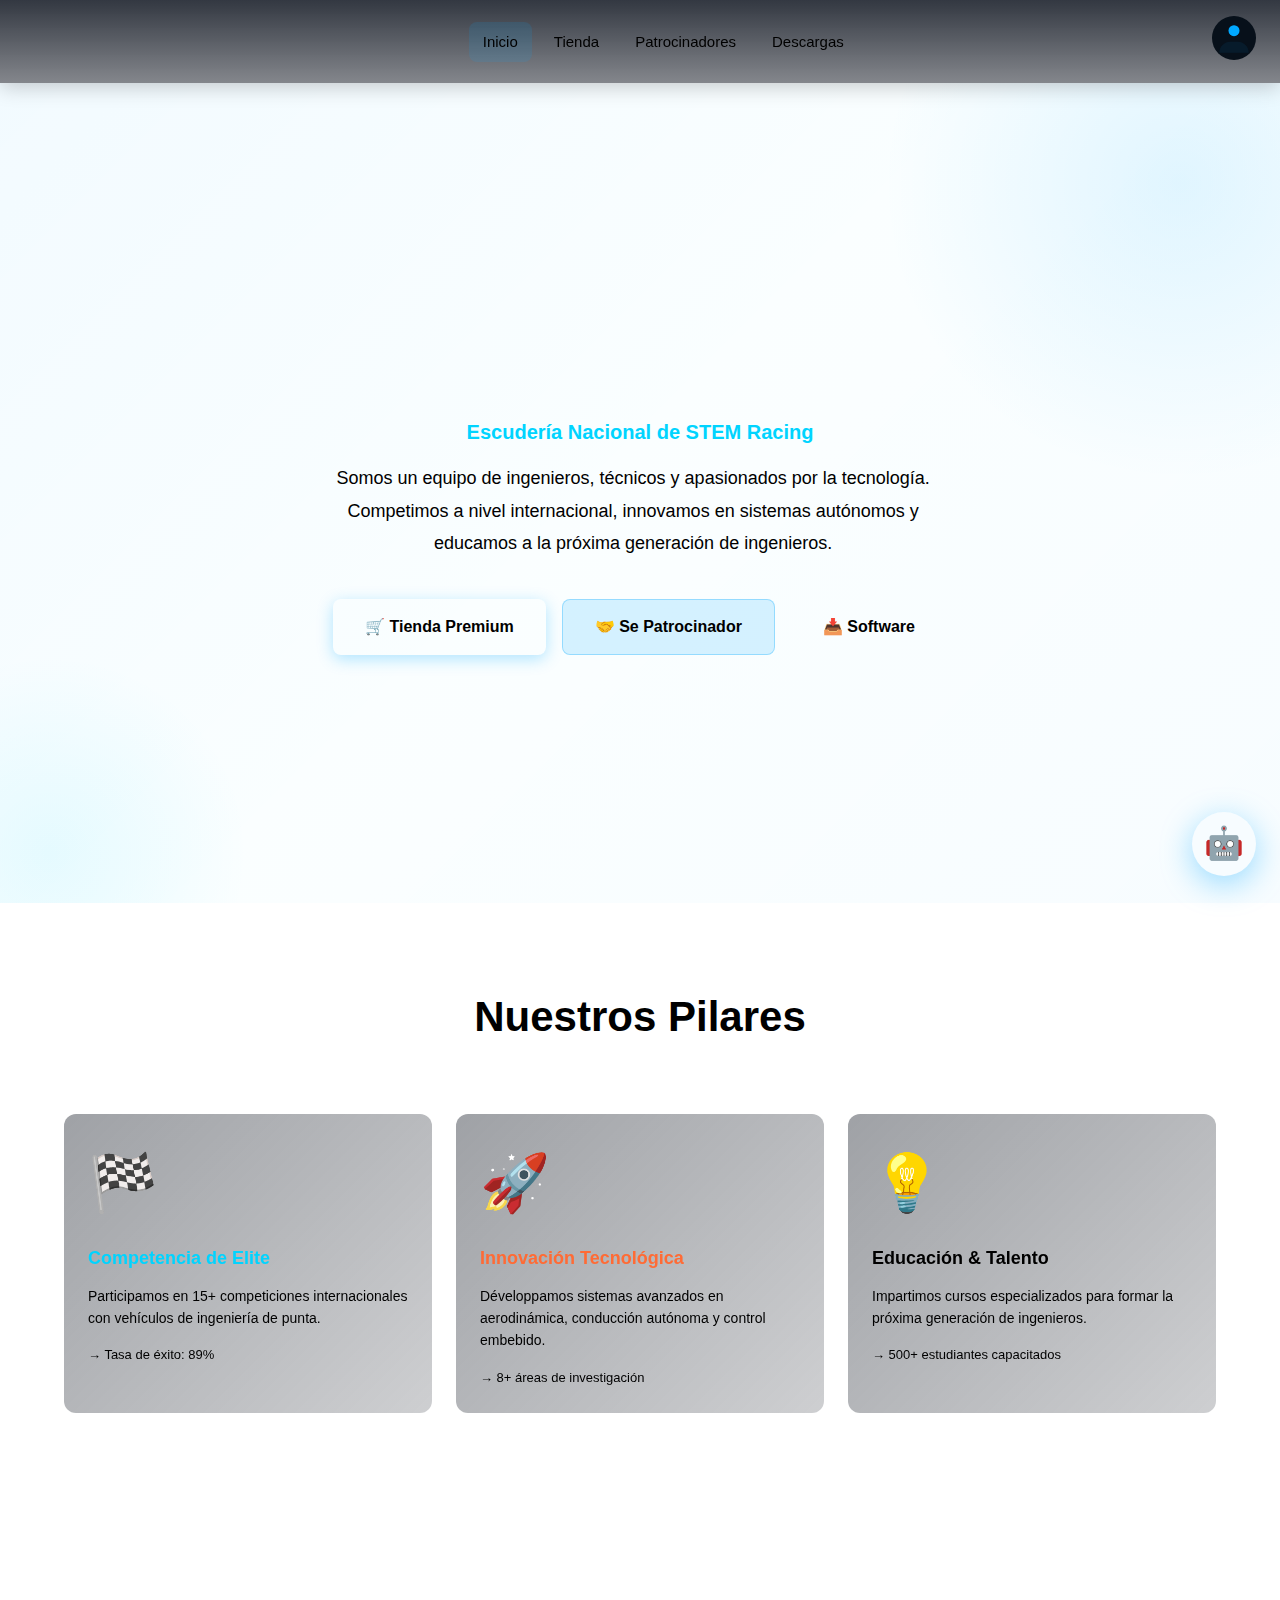
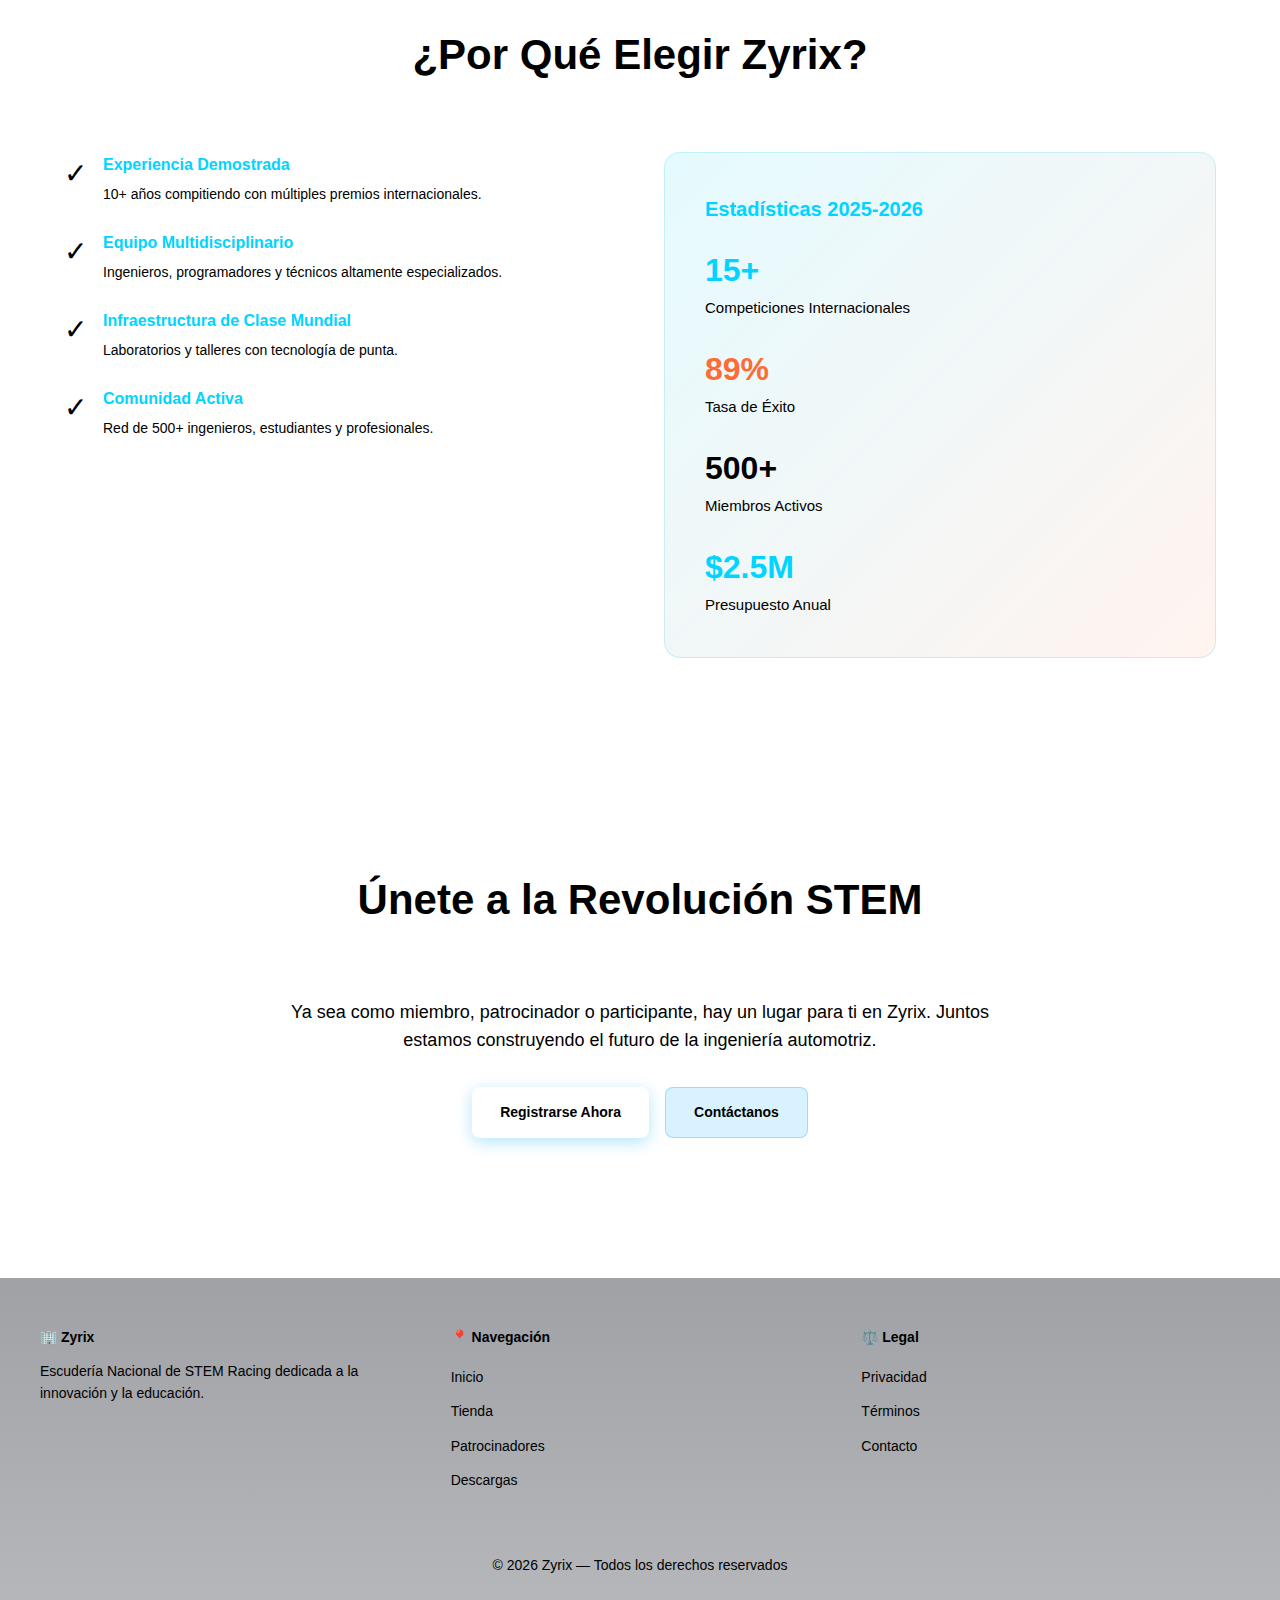
<file: index.html>
<!DOCTYPE html>
<html lang="es">
<head>
  <meta charset="UTF-8">
  <meta name="viewport" content="width=device-width, initial-scale=1.0">
  <title>Zyrix — STEM Racing Escudería Nacional</title>
  <link rel="stylesheet" href="assets/css/style.css">
</head>
<body>
  <!-- Navbar -->
  <nav class="navbar">
    <div class="navbar-brand">⚡ Zyrix</div>
    <div class="navbar-nav">
      <a href="index.html" class="nav-link active">Inicio</a>
      <a href="tienda.html" class="nav-link">Tienda</a>
      <a href="patrocinadores.html" class="nav-link">Patrocinadores</a>
      <a href="descargas.html" class="nav-link">Descargas</a>
    </div>
    <div class="navbar-account">
      <div class="account-menu">
        <img src="assets/images/default-avatar.svg" alt="avatar" class="account-avatar">
        <div class="dropdown-menu">
          <div id="accountName">Invitado</div>
        </div>
      </div>
    </div>
  </nav>

  <!-- Main Content -->
  <main>
    <!-- Hero Section -->
    <section class="hero">
      <div class="hero-content">
        <h1>⚡ Zyrix</h1>
        <p style="font-size: 20px; color: var(--accent-electric); font-weight: 600; margin-bottom: 12px;">Escudería Nacional de STEM Racing</p>
        <p style="font-size: 18px; max-width: 600px; line-height: 1.8;">Somos un equipo de ingenieros, técnicos y apasionados por la tecnología. Competimos a nivel internacional, innovamos en sistemas autónomos y educamos a la próxima generación de ingenieros.</p>
        
        <div class="hero-actions" style="margin-top: 40px;">
          <a href="tienda.html" class="btn btn-primary" style="padding: 14px 32px; font-size: 16px;">🛒 Tienda Premium</a>
          <a href="patrocinadores.html" class="btn btn-secondary" style="padding: 14px 32px; font-size: 16px;">🤝 Se Patrocinador</a>
          <a href="descargas.html" class="btn btn-ghost" style="padding: 14px 32px; font-size: 16px;">📥 Software</a>
        </div>
      </div>
    </section>

    <!-- Pillars Section -->
    <section class="section">
      <div class="container">
        <h2>Nuestros Pilares</h2>
        <div class="grid" style="grid-template-columns: repeat(auto-fit, minmax(300px, 1fr));">
          <div class="card">
            <div style="font-size: 56px; margin-bottom: 16px;">🏁</div>
            <h3 style="color: var(--accent-electric);">Competencia de Elite</h3>
            <p>Participamos en 15+ competiciones internacionales con vehículos de ingeniería de punta.</p>
            <div style="margin-top: 16px; font-size: 13px; color: var(--text-muted);">→ Tasa de éxito: 89%</div>
          </div>

          <div class="card">
            <div style="font-size: 56px; margin-bottom: 16px;">🚀</div>
            <h3 style="color: var(--accent-orange);">Innovación Tecnológica</h3>
            <p>Développamos sistemas avanzados en aerodinámica, conducción autónoma y control embebido.</p>
            <div style="margin-top: 16px; font-size: 13px; color: var(--text-muted);">→ 8+ áreas de investigación</div>
          </div>

          <div class="card">
            <div style="font-size: 56px; margin-bottom: 16px;">💡</div>
            <h3 style="color: var(--success);">Educación & Talento</h3>
            <p>Impartimos cursos especializados para formar la próxima generación de ingenieros.</p>
            <div style="margin-top: 16px; font-size: 13px; color: var(--text-muted);">→ 500+ estudiantes capacitados</div>
          </div>
        </div>
      </div>
    </section>

    <!-- Why Choose Section -->
    <section class="section">
      <div class="container">
        <h2>¿Por Qué Elegir Zyrix?</h2>
        <div class="grid" style="grid-template-columns: 1fr 1fr; gap: 48px;">
          <div>
            <div style="display: flex; gap: 16px; margin-bottom: 24px;">
              <div style="font-size: 28px; color: var(--success);">✓</div>
              <div>
                <h4 style="color: var(--accent-electric); margin-bottom: 6px; font-size: 16px;">Experiencia Demostrada</h4>
                <p style="color: var(--text-secondary); font-size: 14px;">10+ años compitiendo con múltiples premios internacionales.</p>
              </div>
            </div>

            <div style="display: flex; gap: 16px; margin-bottom: 24px;">
              <div style="font-size: 28px; color: var(--success);">✓</div>
              <div>
                <h4 style="color: var(--accent-electric); margin-bottom: 6px; font-size: 16px;">Equipo Multidisciplinario</h4>
                <p style="color: var(--text-secondary); font-size: 14px;">Ingenieros, programadores y técnicos altamente especializados.</p>
              </div>
            </div>

            <div style="display: flex; gap: 16px; margin-bottom: 24px;">
              <div style="font-size: 28px; color: var(--success);">✓</div>
              <div>
                <h4 style="color: var(--accent-electric); margin-bottom: 6px; font-size: 16px;">Infraestructura de Clase Mundial</h4>
                <p style="color: var(--text-secondary); font-size: 14px;">Laboratorios y talleres con tecnología de punta.</p>
              </div>
            </div>

            <div style="display: flex; gap: 16px;">
              <div style="font-size: 28px; color: var(--success);">✓</div>
              <div>
                <h4 style="color: var(--accent-electric); margin-bottom: 6px; font-size: 16px;">Comunidad Activa</h4>
                <p style="color: var(--text-secondary); font-size: 14px;">Red de 500+ ingenieros, estudiantes y profesionales.</p>
              </div>
            </div>
          </div>

          <div style="background: linear-gradient(135deg, rgba(0, 212, 255, 0.1) 0%, rgba(255, 107, 53, 0.08) 100%); border-radius: 16px; padding: 40px; border: 1px solid rgba(0, 212, 255, 0.2);">
            <h4 style="color: var(--accent-electric); font-size: 20px; margin-bottom: 20px;">Estadísticas 2025-2026</h4>
            <div style="margin-bottom: 24px;">
              <div style="font-size: 32px; font-weight: 800; color: var(--accent-electric);">15+</div>
              <div style="color: var(--text-secondary);">Competiciones Internacionales</div>
            </div>
            <div style="margin-bottom: 24px;">
              <div style="font-size: 32px; font-weight: 800; color: var(--accent-orange);">89%</div>
              <div style="color: var(--text-secondary);">Tasa de Éxito</div>
            </div>
            <div style="margin-bottom: 24px;">
              <div style="font-size: 32px; font-weight: 800; color: var(--success);">500+</div>
              <div style="color: var(--text-secondary);">Miembros Activos</div>
            </div>
            <div>
              <div style="font-size: 32px; font-weight: 800; color: var(--accent-electric);">$2.5M</div>
              <div style="color: var(--text-secondary);">Presupuesto Anual</div>
            </div>
          </div>
        </div>
      </div>
    </section>

    <!-- CTA Section -->
    <section class="section" style="text-align: center;">
      <div class="container">
        <h2>Únete a la Revolución STEM</h2>
        <p style="font-size: 18px; color: var(--text-secondary); margin-bottom: 32px; max-width: 700px; margin-left: auto; margin-right: auto;">
          Ya sea como miembro, patrocinador o participante, hay un lugar para ti en Zyrix. Juntos estamos construyendo el futuro de la ingeniería automotriz.
        </p>
        <div style="display: flex; gap: 16px; justify-content: center; flex-wrap: wrap;">
          <a href="register.html" class="btn btn-primary" style="padding: 14px 28px;">Registrarse Ahora</a>
          <button class="btn btn-secondary" style="padding: 14px 28px; cursor: pointer;" onclick="openModal('contactModal')">Contáctanos</button>
        </div>
      </div>
    </section>

    <!-- Contact Modal -->
    <div id="contactModal" class="modal">
      <div class="modal-content">
        <div class="modal-header">
          <h3 class="modal-title">Contáctanos</h3>
          <button class="modal-close" onclick="closeModal('contactModal')">&times;</button>
        </div>
        <div class="modal-body">
          <div class="form-group">
            <label>Nombre</label>
            <input id="contactName" type="text" placeholder="Tu nombre" />
          </div>
          <div class="form-group">
            <label>Correo</label>
            <input id="contactEmail" type="email" placeholder="tu@email.com" />
          </div>
          <div class="form-group">
            <label>Asunto</label>
            <select id="contactSubject">
              <option value="">Selecciona un asunto...</option>
              <option value="sponsorship">Patrocinio</option>
              <option value="partnership">Alianza</option>
              <option value="volunteer">Voluntariado</option>
              <option value="other">Otro</option>
            </select>
          </div>
          <div class="form-group">
            <label>Mensaje</label>
            <textarea id="contactMessage" placeholder="Tu mensaje..."></textarea>
          </div>
        </div>
        <div class="modal-footer">
          <button class="btn btn-ghost" onclick="closeModal('contactModal')">Cancelar</button>
          <button class="btn btn-primary" onclick="sendContact()">Enviar</button>
        </div>
      </div>
    </div>
  </main>

  <!-- Footer -->
  <footer class="footer">
    <div class="footer-content">
      <div class="footer-section">
        <h4>🏢 Zyrix</h4>
        <p style="margin-bottom: 12px;">Escudería Nacional de STEM Racing dedicada a la innovación y la educación.</p>
      </div>
      <div class="footer-section">
        <h4>📍 Navegación</h4>
        <a href="index.html">Inicio</a>
        <a href="tienda.html">Tienda</a>
        <a href="patrocinadores.html">Patrocinadores</a>
        <a href="descargas.html">Descargas</a>
      </div>
      <div class="footer-section">
        <h4>⚖️ Legal</h4>
        <a href="#">Privacidad</a>
        <a href="#">Términos</a>
        <a href="#">Contacto</a>
      </div>
    </div>
    <div class="footer-bottom">
      © 2026 Zyrix — Todos los derechos reservados
    </div>
  </footer>

  <!-- Floating Assistant -->
  <div class="assistant-btn">🤖</div>

  <script type="module">
    import { setupNavbar, setupAccountDropdown, openModal, closeModal, showToast } from './assets/js/shared.js';
    
    window.openModal = openModal;
    window.closeModal = closeModal;
    
    setupNavbar();
    setupAccountDropdown();

    // Contact form handler
    window.sendContact = function() {
      const name = document.getElementById('contactName').value.trim();
      const email = document.getElementById('contactEmail').value.trim();
      const subject = document.getElementById('contactSubject').value;
      const message = document.getElementById('contactMessage').value.trim();

      if (!name || !email || !subject || !message) {
        showToast('⚠️ Completa todos los campos', 'warning');
        return;
      }

      showToast('✅ Mensaje enviado correctamente. Nos pondremos en contacto pronto.', 'success');
      closeModal('contactModal');
      document.getElementById('contactName').value = '';
      document.getElementById('contactEmail').value = '';
      document.getElementById('contactSubject').value = '';
      document.getElementById('contactMessage').value = '';
    };
  </script>
  <script src="assets/js/assistant.js"></script>
</body>
</html>
</file>
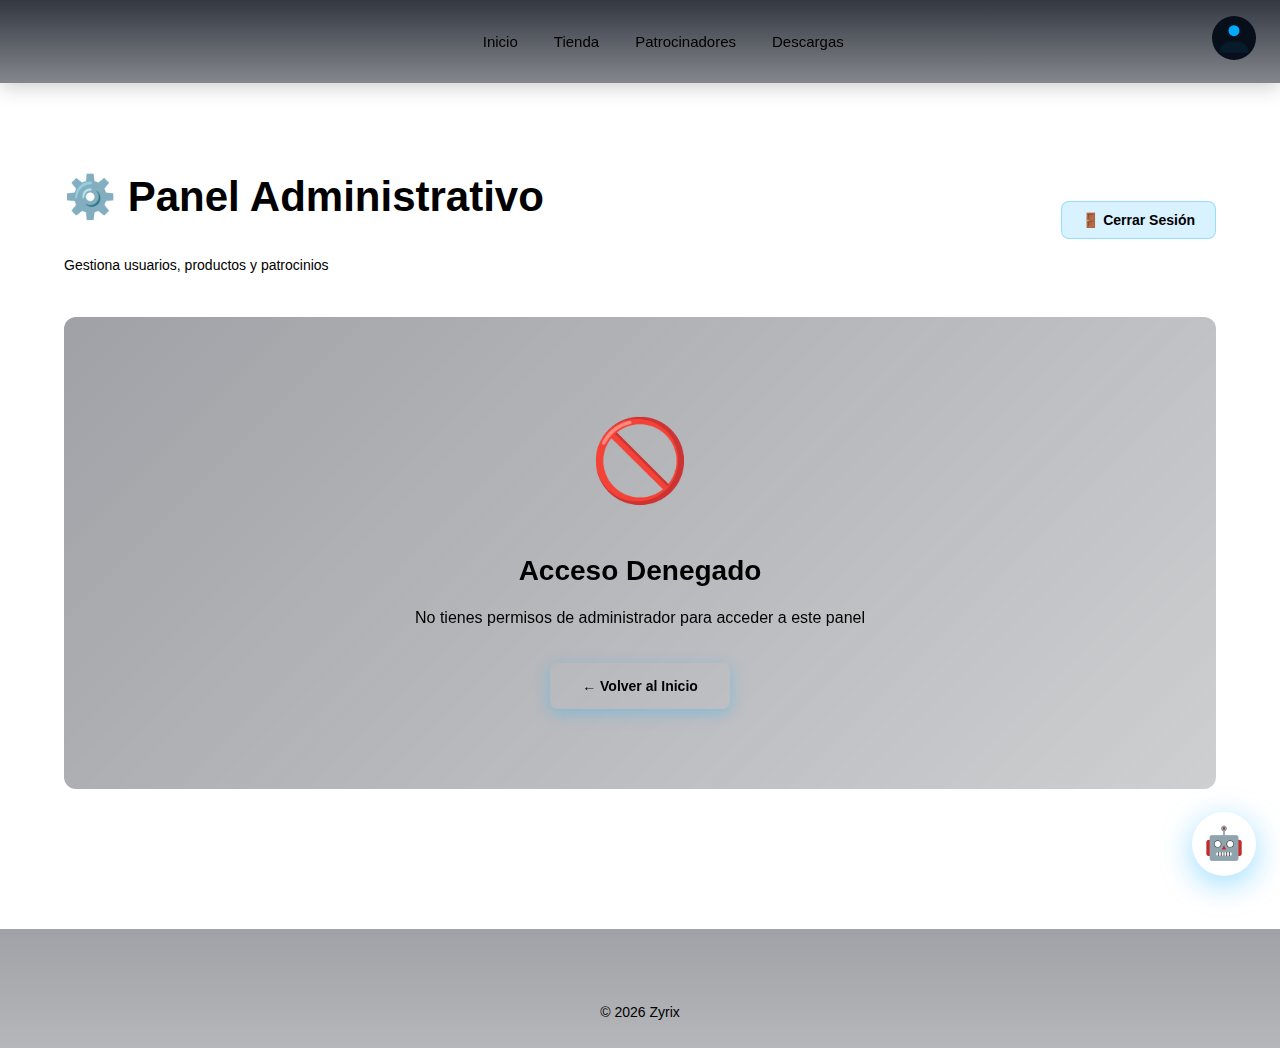
<file: admin.html>
<!DOCTYPE html>
<html lang="es">
<head>
  <meta charset="UTF-8">
  <meta name="viewport" content="width=device-width, initial-scale=1.0">
  <title>Panel Admin — Zyrix</title>
  <link rel="stylesheet" href="assets/css/style.css">
</head>
<body>
  <nav class="navbar">
    <div class="navbar-brand">⚡ Zyrix</div>
    <div class="navbar-nav">
      <a href="index.html" class="nav-link">Inicio</a>
      <a href="tienda.html" class="nav-link">Tienda</a>
      <a href="patrocinadores.html" class="nav-link">Patrocinadores</a>
      <a href="descargas.html" class="nav-link">Descargas</a>
    </div>
    <div class="navbar-account">
      <div class="account-menu">
        <img src="assets/images/default-avatar.svg" alt="avatar" class="account-avatar">
        <div class="dropdown-menu">
          <div id="accountName">Invitado</div>
        </div>
      </div>
    </div>
  </nav>

  <main>
    <section class="section">
      <div class="container">
        <div style="margin-bottom: 40px; display: flex; justify-content: space-between; align-items: center;">
          <div>
            <h2 style="margin: 0 0 8px 0;">⚙️ Panel Administrativo</h2>
            <p style="color: var(--text-secondary); margin: 0; font-size: 14px;">Gestiona usuarios, productos y patrocinios</p>
          </div>
          <button class="btn btn-secondary" onclick="logout()" style="padding: 10px 20px;">🚪 Cerrar Sesión</button>
        </div>
        
        <div id="adminContent" style="display: none;">
          <!-- Stats Dashboard -->
          <div class="grid" style="grid-template-columns: repeat(auto-fit, minmax(240px, 1fr)); gap: 24px; margin-bottom: 48px;">
            <div class="card" style="padding: 28px; border: 2px solid rgba(0, 212, 255, 0.1); background: linear-gradient(135deg, rgba(0, 212, 255, 0.05) 0%, transparent 100%);">
              <div style="display: flex; justify-content: space-between; align-items: flex-start; margin-bottom: 16px;">
                <div style="font-size: 28px;">👥</div>
                <div style="background: rgba(0,212,255,0.2); color: var(--accent-electric); padding: 2px 8px; border-radius: 4px; font-size: 11px; font-weight: 700;">+5 HOY</div>
              </div>
              <h4 style="margin: 0 0 4px 0; color: var(--text-secondary); font-size: 12px; text-transform: uppercase;">Usuarios Totales</h4>
              <div id="statUsers" style="font-size: 32px; font-weight: 800; color: var(--accent-electric);">0</div>
            </div>

            <div class="card" style="padding: 28px; border: 2px solid rgba(0, 217, 126, 0.1); background: linear-gradient(135deg, rgba(0, 217, 126, 0.05) 0%, transparent 100%);">
              <div style="display: flex; justify-content: space-between; align-items: flex-start; margin-bottom: 16px;">
                <div style="font-size: 28px;">✅</div>
                <div style="background: rgba(0,217,126,0.2); color: var(--accent-green); padding: 2px 8px; border-radius: 4px; font-size: 11px; font-weight: 700;">87%</div>
              </div>
              <h4 style="margin: 0 0 4px 0; color: var(--text-secondary); font-size: 12px; text-transform: uppercase;">Verificados</h4>
              <div id="statVerified" style="font-size: 32px; font-weight: 800; color: var(--accent-green);">0</div>
            </div>

            <div class="card" style="padding: 28px; border: 2px solid rgba(255, 107, 53, 0.1); background: linear-gradient(135deg, rgba(255, 107, 53, 0.05) 0%, transparent 100%);">
              <div style="display: flex; justify-content: space-between; align-items: flex-start; margin-bottom: 16px;">
                <div style="font-size: 28px;">💰</div>
                <div style="background: rgba(255,107,53,0.2); color: var(--accent-orange); padding: 2px 8px; border-radius: 4px; font-size: 11px; font-weight: 700;">↑ 12%</div>
              </div>
              <h4 style="margin: 0 0 4px 0; color: var(--text-secondary); font-size: 12px; text-transform: uppercase;">Ingresos (DOP)</h4>
              <div id="statRevenue" style="font-size: 32px; font-weight: 800; color: var(--accent-orange);">DOP 0</div>
            </div>

            <div class="card" style="padding: 28px; border: 2px solid rgba(100, 200, 255, 0.1); background: linear-gradient(135deg, rgba(0, 212, 255, 0.03) 0%, transparent 100%);">
              <div style="display: flex; justify-content: space-between; align-items: flex-start; margin-bottom: 16px;">
                <div style="font-size: 28px;">📦</div>
                <div style="background: rgba(0,212,255,0.1); color: var(--text-muted); padding: 2px 8px; border-radius: 4px; font-size: 11px; font-weight: 700;">8 BAJO STOCK</div>
              </div>
              <h4 style="margin: 0 0 4px 0; color: var(--text-secondary); font-size: 12px; text-transform: uppercase;">Productos</h4>
              <div id="statProducts" style="font-size: 32px; font-weight: 800; color: #00d4ff;">0</div>
            </div>
          </div>

          <!-- Navigation Tabs -->
          <div style="display: flex; gap: 12px; margin-bottom: 32px; border-bottom: 2px solid rgba(0, 212, 255, 0.1); padding-bottom: 16px; overflow-x: auto;">
            <button class="tab-btn active" data-tab="users" style="padding: 10px 20px; border: none; background: transparent; color: var(--text-secondary); cursor: pointer; border-bottom: 3px solid transparent; transition: all 0.3s;">👥 Usuarios</button>
            <button class="tab-btn" data-tab="products" style="padding: 10px 20px; border: none; background: transparent; color: var(--text-secondary); cursor: pointer; border-bottom: 3px solid transparent; transition: all 0.3s;">📦 Productos</button>
            <button class="tab-btn" data-tab="sponsors" style="padding: 10px 20px; border: none; background: transparent; color: var(--text-secondary); cursor: pointer; border-bottom: 3px solid transparent; transition: all 0.3s;">🤝 Patrocinios</button>
          </div>

          <!-- Users Tab -->
          <div id="tab-users" class="tab-content">
            <div class="card" style="padding: 32px; margin-bottom: 32px; border: 2px solid rgba(0, 212, 255, 0.1);">
              <h3 style="margin-bottom: 24px; font-size: 20px;">➕ Crear Nuevo Usuario</h3>
              <form id="createUserForm" style="display: grid; grid-template-columns: repeat(auto-fit, minmax(250px, 1fr)); gap: 16px;">
                <input id="newUserName" type="text" placeholder="👤 Nombre" required style="padding: 12px 16px; border: 1px solid rgba(0,212,255,0.2); border-radius: 8px; background: rgba(255,255,255,0.02); color: white;">
                <input id="newUserLast" type="text" placeholder="👤 Apellido" required style="padding: 12px 16px; border: 1px solid rgba(0,212,255,0.2); border-radius: 8px; background: rgba(255,255,255,0.02); color: white;">
                <input id="newUserEmail" type="email" placeholder="📧 Correo" required style="padding: 12px 16px; border: 1px solid rgba(0,212,255,0.2); border-radius: 8px; background: rgba(255,255,255,0.02); color: white;">
                <input id="newUserPhone" type="text" placeholder="📱 Teléfono xxx-xxx" required style="padding: 12px 16px; border: 1px solid rgba(0,212,255,0.2); border-radius: 8px; background: rgba(255,255,255,0.02); color: white;">
                <button type="submit" class="btn btn-primary" style="grid-column: 1 / -1;">⚡ Crear Usuario</button>
              </form>
            </div>
            <div id="usersList"></div>
          </div>

          <!-- Products Tab -->
          <div id="tab-products" class="tab-content" style="display: none;">
            <div class="card" style="padding: 32px; margin-bottom: 32px; border: 2px solid rgba(0, 212, 255, 0.1);">
              <h3 style="margin-bottom: 24px; font-size: 20px;">➕ Crear Nuevo Producto</h3>
              <form id="createProductForm" style="display: grid; grid-template-columns: repeat(auto-fit, minmax(250px, 1fr)); gap: 16px;">
                <input id="prodTitle" type="text" placeholder="📦 Nombre del Producto" required style="padding: 12px 16px; border: 1px solid rgba(0,212,255,0.2); border-radius: 8px; background: rgba(255,255,255,0.02); color: white;">
                <input id="prodPrice" type="number" placeholder="💰 Precio (DOP)" required style="padding: 12px 16px; border: 1px solid rgba(0,212,255,0.2); border-radius: 8px; background: rgba(255,255,255,0.02); color: white;">
                <input id="prodStock" type="number" placeholder="📊 Stock" required style="padding: 12px 16px; border: 1px solid rgba(0,212,255,0.2); border-radius: 8px; background: rgba(255,255,255,0.02); color: white;">
                <input id="prodCategory" type="text" placeholder="🏷️ Categoría" required style="padding: 12px 16px; border: 1px solid rgba(0,212,255,0.2); border-radius: 8px; background: rgba(255,255,255,0.02); color: white;">
                <input id="prodImage" type="text" placeholder="🖼️ URL de Imagen" style="padding: 12px 16px; border: 1px solid rgba(0,212,255,0.2); border-radius: 8px; background: rgba(255,255,255,0.02); color: white;">
                <button type="submit" class="btn btn-primary" style="grid-column: 1 / -1;">⚡ Crear Producto</button>
              </form>
            </div>
            <div id="productsList"></div>
          </div>

          <!-- Sponsors Tab -->
          <div id="tab-sponsors" class="tab-content" style="display: none;">
            <div id="sponsorRequests"></div>
          </div>
        </div>

        <!-- Not Admin State -->
        <div id="notAdmin" class="card" style="text-align: center; padding: 80px 40px;">
          <div style="font-size: 80px; margin-bottom: 24px;">🚫</div>
          <h3 style="font-size: 28px; margin-bottom: 12px;">Acceso Denegado</h3>
          <p style="color: var(--text-secondary); margin-bottom: 32px; font-size: 16px;">No tienes permisos de administrador para acceder a este panel</p>
          <a href="index.html" class="btn btn-primary" style="padding: 12px 32px;">← Volver al Inicio</a>
        </div>
      </div>
    </section>
  </main>

  <footer class="footer">
    <div class="footer-bottom">© 2026 Zyrix</div>
  </footer>

  <!-- Floating Assistant -->
  <div class="assistant-btn">🤖</div>

  <script type="module" src="assets/js/admin-page.js"></script>
  <script src="assets/js/assistant.js"></script>
</body>
</html>
</file>
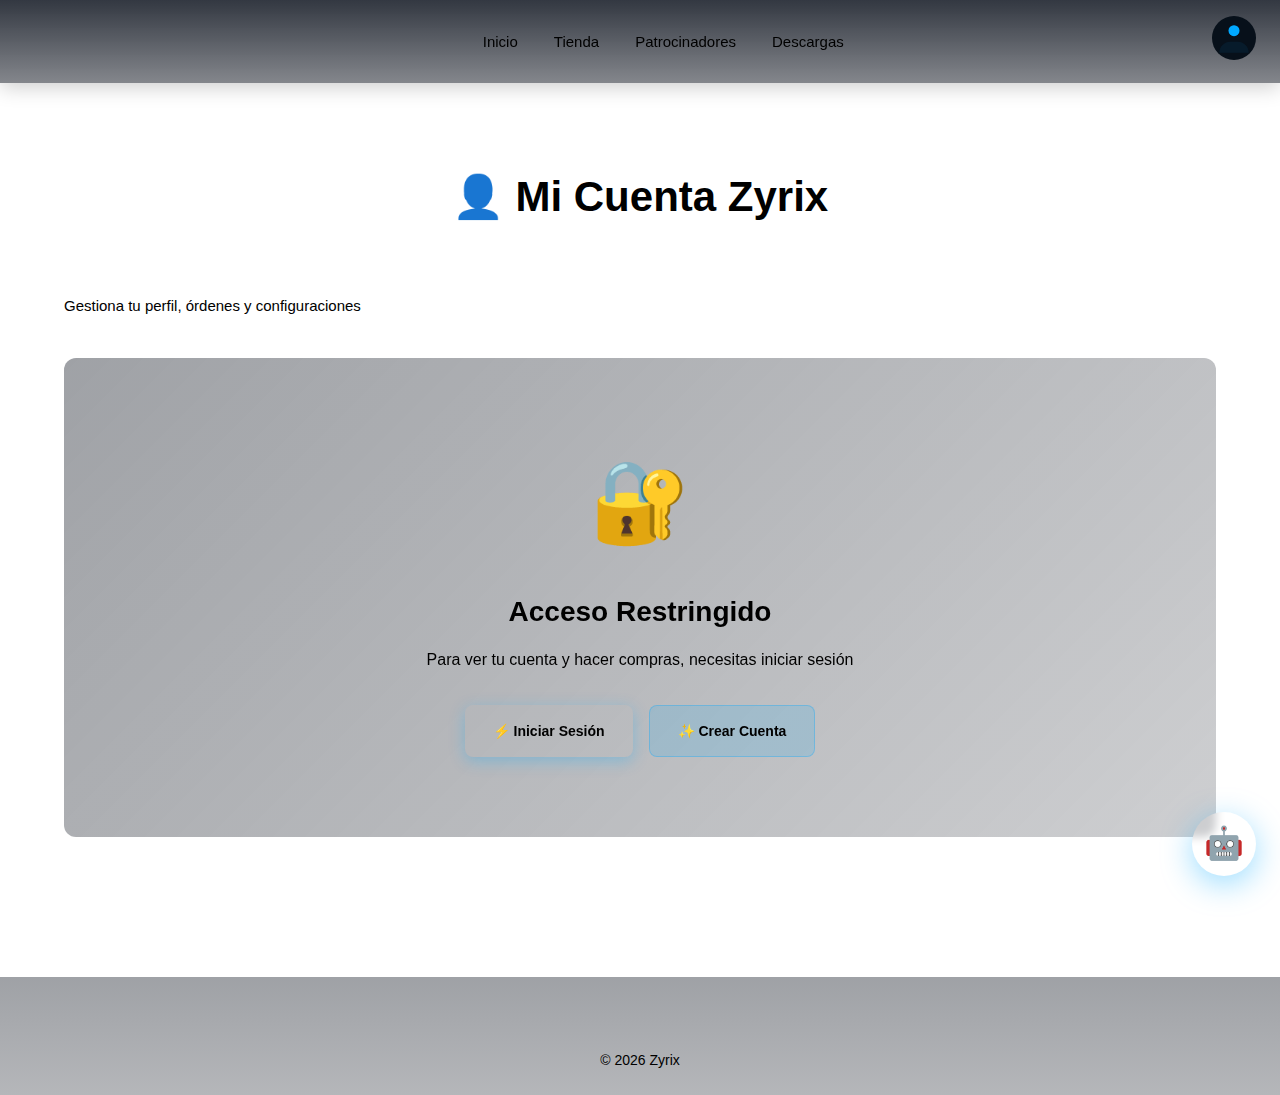
<file: cuenta.html>
<!DOCTYPE html>
<html lang="es">
<head>
  <meta charset="UTF-8">
  <meta name="viewport" content="width=device-width, initial-scale=1.0">
  <title>Mi Cuenta — Zyrix</title>
  <link rel="stylesheet" href="assets/css/style.css">
</head>
<body>
  <nav class="navbar">
    <div class="navbar-brand">⚡ Zyrix</div>
    <div class="navbar-nav">
      <a href="index.html" class="nav-link">Inicio</a>
      <a href="tienda.html" class="nav-link">Tienda</a>
      <a href="patrocinadores.html" class="nav-link">Patrocinadores</a>
      <a href="descargas.html" class="nav-link">Descargas</a>
    </div>
    <div class="navbar-account">
      <div class="account-menu">
        <img src="assets/images/default-avatar.svg" alt="avatar" class="account-avatar">
        <div class="dropdown-menu">
          <div id="accountName">Invitado</div>
        </div>
      </div>
    </div>
  </nav>

  <main>
    <section class="section">
      <div class="container">
        <div style="margin-bottom: 40px;">
          <h2>👤 Mi Cuenta Zyrix</h2>
          <p style="color: var(--text-secondary);">Gestiona tu perfil, órdenes y configuraciones</p>
        </div>
        
        <div id="accountContent" style="display: none;">
          <!-- Profile Section -->
          <div class="grid" style="grid-template-columns: 1fr 1fr; gap: 24px; margin-bottom: 40px;">
            <!-- Personal Info Card -->
            <div class="card" style="padding: 32px; border: 2px solid rgba(0, 212, 255, 0.2);">
              <div style="display: flex; align-items: center; gap: 12px; margin-bottom: 24px;">
                <div style="font-size: 40px;">👤</div>
                <div>
                  <h3 id="userNameDisplay" style="margin: 0; font-size: 20px;">-</h3>
                  <p id="userEmailDisplay" style="color: var(--text-secondary); margin: 0; font-size: 13px;">-</p>
                </div>
              </div>

              <div style="border-top: 1px solid rgba(0, 212, 255, 0.1); padding-top: 16px;">
                <div style="margin-bottom: 12px;">
                  <div style="color: var(--text-muted); font-size: 12px; text-transform: uppercase;">📱 Teléfono</div>
                  <div id="userPhoneDisplay" style="color: var(--text-primary); font-weight: 600;">-</div>
                </div>

                <div style="margin-bottom: 12px;">
                  <div style="color: var(--text-muted); font-size: 12px; text-transform: uppercase;">✅ Estado</div>
                  <div id="userStatus" style="color: var(--success); font-weight: 600;">-</div>
                </div>

                <div>
                  <div style="color: var(--text-muted); font-size: 12px; text-transform: uppercase;">📅 Miembro Desde</div>
                  <div id="memberSince" style="color: var(--text-primary); font-weight: 600;">-</div>
                </div>
              </div>

              <button class="btn btn-secondary" style="width: 100%; margin-top: 20px;">⚙️ Editar Perfil</button>
            </div>

            <!-- Stats Card -->
            <div class="card" style="padding: 32px; background: linear-gradient(135deg, rgba(0, 212, 255, 0.1) 0%, rgba(255, 107, 53, 0.08) 100%); border: 2px solid rgba(0, 212, 255, 0.2);">
              <h3 style="margin-bottom: 20px; color: var(--accent-electric);">📊 Tus Estadísticas</h3>

              <div style="display: grid; grid-template-columns: 1fr 1fr; gap: 16px;">
                <div style="text-align: center;">
                  <div style="font-size: 28px; font-weight: 800; color: var(--accent-electric); margin-bottom: 4px;" id="totalOrders">0</div>
                  <div style="color: var(--text-secondary); font-size: 12px;">Órdenes Completadas</div>
                </div>

                <div style="text-align: center;">
                  <div style="font-size: 28px; font-weight: 800; color: var(--accent-orange); margin-bottom: 4px;">🏆</div>
                  <div style="color: var(--text-secondary); font-size: 12px;">Miembro VIP</div>
                </div>
              </div>

              <div style="background: rgba(255,255,255,0.05); border-radius: 8px; padding: 12px; margin-top: 16px; text-align: center;">
                <div style="color: var(--text-muted); font-size: 12px; margin-bottom: 4px;">Gasto Total</div>
                <div id="totalSpend" style="font-size: 24px; font-weight: 800; color: var(--accent-electric);">DOP 0</div>
              </div>
            </div>
          </div>

          <!-- Orders Section -->
          <div class="card" style="padding: 32px;">
            <h3 style="margin-bottom: 24px; font-size: 22px;">📦 Historial de Órdenes</h3>
            <div id="ordersContainer"></div>
          </div>
        </div>

        <!-- Not Logged In State -->
        <div id="notLoggedIn" class="card" style="text-align: center; padding: 80px 40px;">
          <div style="font-size: 80px; margin-bottom: 24px;">🔐</div>
          <h3 style="font-size: 28px; margin-bottom: 12px;">Acceso Restringido</h3>
          <p style="color: var(--text-secondary); margin-bottom: 32px; font-size: 16px;">Para ver tu cuenta y hacer compras, necesitas iniciar sesión</p>
          <div style="display: flex; gap: 16px; justify-content: center; flex-wrap: wrap;">
            <a href="login.html" class="btn btn-primary" style="padding: 14px 28px;">⚡ Iniciar Sesión</a>
            <a href="register.html" class="btn btn-secondary" style="padding: 14px 28px;">✨ Crear Cuenta</a>
          </div>
        </div>
      </div>
    </section>
  </main>

  <footer class="footer">
    <div class="footer-bottom">© 2026 Zyrix</div>
  </footer>

  <!-- Floating Assistant -->
  <div class="assistant-btn">🤖</div>

  <script type="module">
    import DB from './assets/js/database.js';
    import { setupNavbar, setupAccountDropdown, getCurrentUser } from './assets/js/shared.js';

    setupNavbar();
    setupAccountDropdown();

    (async function() {
      await DB.init();

      const user = getCurrentUser();
      const accountContent = document.getElementById('accountContent');
      const notLoggedIn = document.getElementById('notLoggedIn');

      if (!user) {
        accountContent.style.display = 'none';
        notLoggedIn.style.display = 'block';
        return;
      }

      accountContent.style.display = 'block';
      notLoggedIn.style.display = 'none';

      const dbUser = DB.findUserByEmail(user.email);
      document.getElementById('userNameDisplay').textContent = `${dbUser.firstName} ${dbUser.lastName}`;
      document.getElementById('userEmailDisplay').textContent = dbUser.email;
      document.getElementById('userPhoneDisplay').textContent = dbUser.phone;
      document.getElementById('userStatus').textContent = dbUser.verified ? '✅ Verificado' : '⏳ Pendiente verificación';
      document.getElementById('memberSince').textContent = new Date(dbUser.createdAt || Date.now()).toLocaleDateString('es-ES');
      
      const orders = dbUser.orders || [];
      document.getElementById('totalOrders').textContent = orders.length;
      const totalSpend = orders.reduce((sum, o) => sum + (o.total || 0), 0);
      document.getElementById('totalSpend').textContent = `DOP ${totalSpend.toLocaleString()}`;

      const ordersContainer = document.getElementById('ordersContainer');
      if (orders.length === 0) {
        ordersContainer.innerHTML = '<p style="text-align: center; color: var(--text-muted);">No hay órdenes registradas</p>';
      } else {
        ordersContainer.innerHTML = orders.map(o => `
          <div class="card" style="margin-bottom: 12px;">
            <div style="display: flex; justify-content: space-between; align-items: center;">
              <div>
                <strong>${o.orderNumber}</strong>
                <p style="color: var(--text-muted); font-size: 12px; margin-top: 4px;">${new Date(o.createdAt).toLocaleDateString('es-ES')}</p>
              </div>
              <div style="text-align: right;">
                <div style="color: var(--accent-primary); font-weight: 700;">DOP ${o.total.toLocaleString()}</div>
                <div style="font-size: 12px; color: var(--text-muted);">${o.items.length} artículos</div>
              </div>
            </div>
          </div>
        `).join('');
      }
    })();
  </script>
  <script src="assets/js/assistant.js"></script>
</body>
</html>
</file>
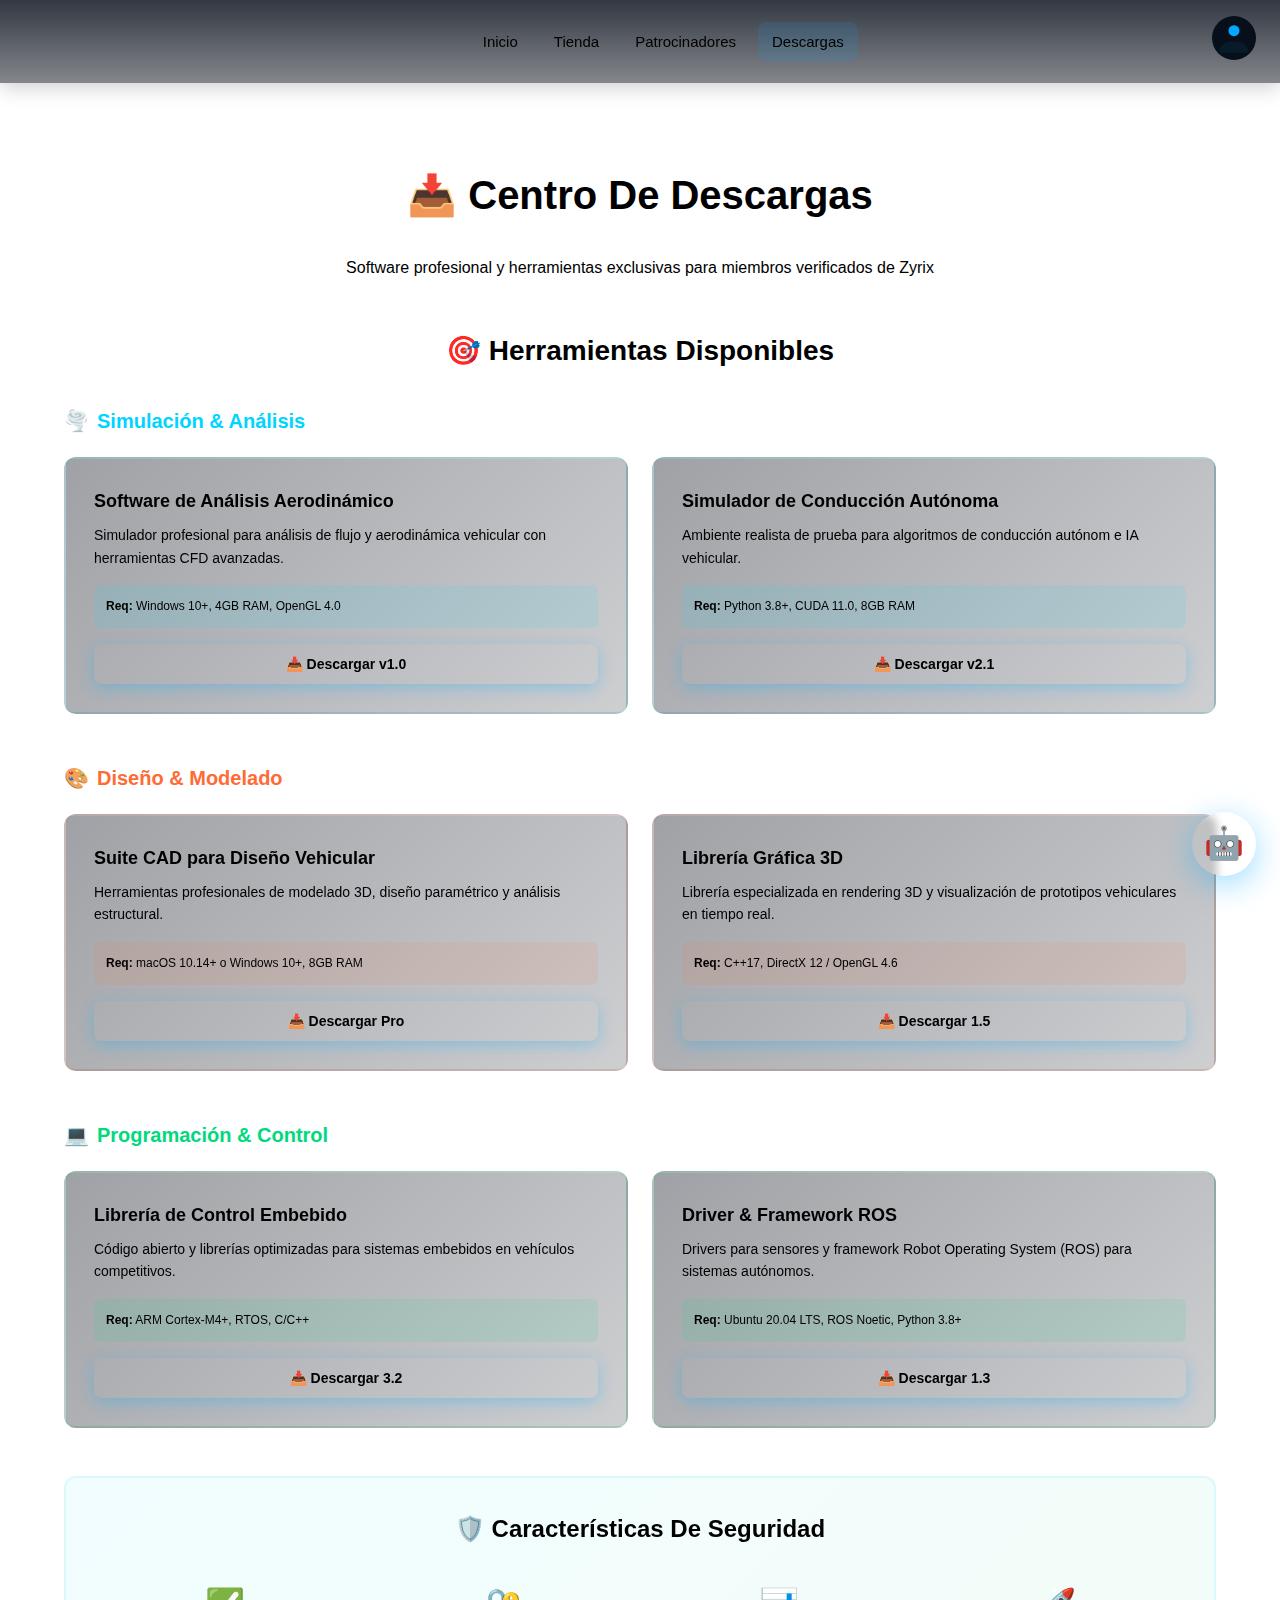
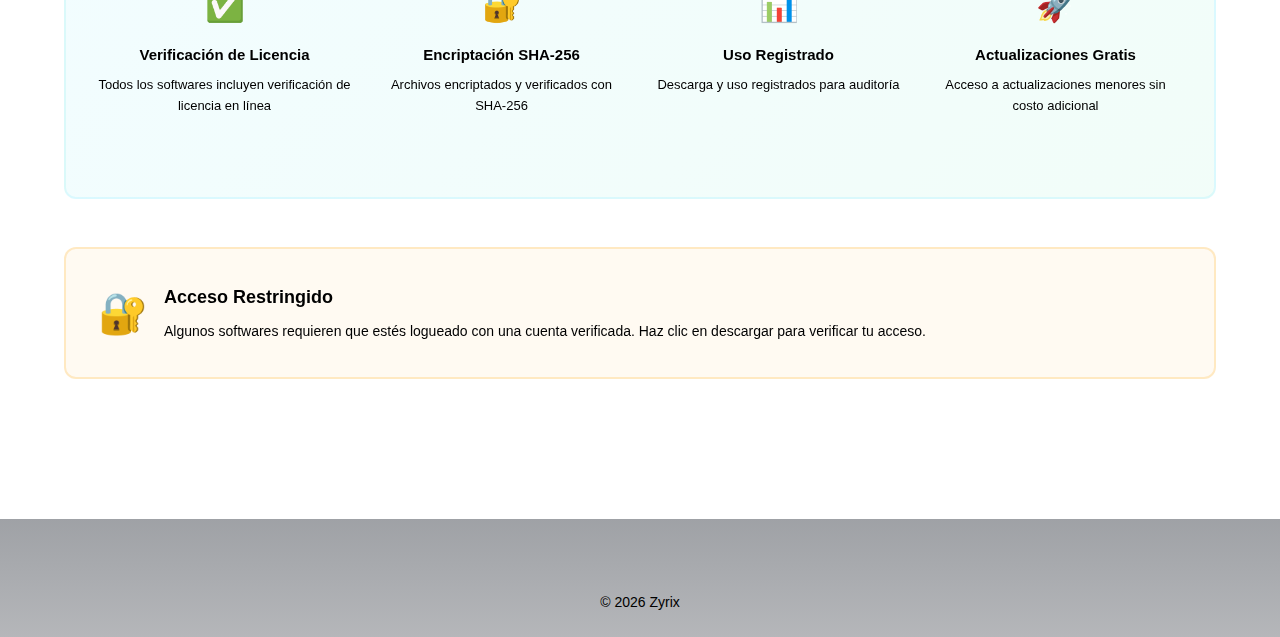
<file: descargas.html>
<!DOCTYPE html>
<html lang="es">
<head>
  <meta charset="UTF-8">
  <meta name="viewport" content="width=device-width, initial-scale=1.0">
  <title>Descargas — Zyrix</title>
  <link rel="stylesheet" href="assets/css/style.css">
</head>
<body>
  <nav class="navbar">
    <div class="navbar-brand">⚡ Zyrix</div>
    <div class="navbar-nav">
      <a href="index.html" class="nav-link">Inicio</a>
      <a href="tienda.html" class="nav-link">Tienda</a>
      <a href="patrocinadores.html" class="nav-link">Patrocinadores</a>
      <a href="descargas.html" class="nav-link active">Descargas</a>
    </div>
    <div class="navbar-account">
      <div class="account-menu">
        <img src="assets/images/default-avatar.svg" alt="avatar" class="account-avatar">
        <div class="dropdown-menu">
          <div id="accountName">Invitado</div>
        </div>
      </div>
    </div>
  </nav>

  <main>
    <section class="section">
      <div class="container">
        <div style="margin-bottom: 48px; text-align: center;">
          <h2 style="font-size: 40px; margin-bottom: 12px;">📥 Centro De Descargas</h2>
          <p style="color: var(--text-secondary); font-size: 16px; max-width: 700px; margin: 0 auto;">Software profesional y herramientas exclusivas para miembros verificados de Zyrix</p>
        </div>

        <!-- Download Categories -->
        <div style="margin-bottom: 48px;">
          <h3 style="text-align: center; margin-bottom: 32px; font-size: 28px;">🎯 Herramientas Disponibles</h3>

          <!-- Category: Simulación -->
          <div style="margin-bottom: 40px;">
            <h4 style="font-size: 20px; margin-bottom: 20px; color: var(--accent-electric); display: flex; align-items: center; gap: 8px;">
              <span>🌪️</span> Simulación & Análisis
            </h4>
            <div class="grid" style="grid-template-columns: repeat(auto-fit, minmax(300px, 1fr)); gap: 24px;">
              <div class="card" style="padding: 28px; border: 2px solid rgba(0, 212, 255, 0.1);">
                <h3 style="margin-bottom: 8px;">Software de Análisis Aerodinámico</h3>
                <p style="color: var(--text-secondary); margin-bottom: 16px; font-size: 14px;">Simulador profesional para análisis de flujo y aerodinámica vehicular con herramientas CFD avanzadas.</p>
                <div style="background: rgba(0,212,255,0.1); border-radius: 6px; padding: 12px; margin-bottom: 16px; font-size: 12px;">
                  <strong>Req:</strong> Windows 10+, 4GB RAM, OpenGL 4.0
                </div>
                <button class="btn btn-primary" style="width: 100%;" onclick="downloadFile('aero', 'aero-v1.0.zip')">📥 Descargar v1.0</button>
              </div>

              <div class="card" style="padding: 28px; border: 2px solid rgba(0, 212, 255, 0.1);">
                <h3 style="margin-bottom: 8px;">Simulador de Conducción Autónoma</h3>
                <p style="color: var(--text-secondary); margin-bottom: 16px; font-size: 14px;">Ambiente realista de prueba para algoritmos de conducción autónom e IA vehicular.</p>
                <div style="background: rgba(0,212,255,0.1); border-radius: 6px; padding: 12px; margin-bottom: 16px; font-size: 12px;">
                  <strong>Req:</strong> Python 3.8+, CUDA 11.0, 8GB RAM
                </div>
                <button class="btn btn-primary" style="width: 100%;" onclick="downloadFile('sim', 'autonomous-sim.zip')">📥 Descargar v2.1</button>
              </div>
            </div>
          </div>

          <!-- Category: Diseño -->
          <div style="margin-bottom: 40px;">
            <h4 style="font-size: 20px; margin-bottom: 20px; color: var(--accent-orange); display: flex; align-items: center; gap: 8px;">
              <span>🎨</span> Diseño & Modelado
            </h4>
            <div class="grid" style="grid-template-columns: repeat(auto-fit, minmax(300px, 1fr)); gap: 24px;">
              <div class="card" style="padding: 28px; border: 2px solid rgba(255, 107, 53, 0.1);">
                <h3 style="margin-bottom: 8px;">Suite CAD para Diseño Vehicular</h3>
                <p style="color: var(--text-secondary); margin-bottom: 16px; font-size: 14px;">Herramientas profesionales de modelado 3D, diseño paramétrico y análisis estructural.</p>
                <div style="background: rgba(255,107,53,0.1); border-radius: 6px; padding: 12px; margin-bottom: 16px; font-size: 12px;">
                  <strong>Req:</strong> macOS 10.14+ o Windows 10+, 8GB RAM
                </div>
                <button class="btn btn-primary" style="width: 100%;" onclick="downloadFile('cad', 'cad-pro.zip')">📥 Descargar Pro</button>
              </div>

              <div class="card" style="padding: 28px; border: 2px solid rgba(255, 107, 53, 0.1);">
                <h3 style="margin-bottom: 8px;">Librería Gráfica 3D</h3>
                <p style="color: var(--text-secondary); margin-bottom: 16px; font-size: 14px;">Librería especializada en rendering 3D y visualización de prototipos vehiculares en tiempo real.</p>
                <div style="background: rgba(255,107,53,0.1); border-radius: 6px; padding: 12px; margin-bottom: 16px; font-size: 12px;">
                  <strong>Req:</strong> C++17, DirectX 12 / OpenGL 4.6
                </div>
                <button class="btn btn-primary" style="width: 100%;" onclick="downloadFile('graphics', 'graphics-lib.tar.gz')">📥 Descargar 1.5</button>
              </div>
            </div>
          </div>

          <!-- Category: Programación -->
          <div style="margin-bottom: 40px;">
            <h4 style="font-size: 20px; margin-bottom: 20px; color: var(--accent-green); display: flex; align-items: center; gap: 8px;">
              <span>💻</span> Programación & Control
            </h4>
            <div class="grid" style="grid-template-columns: repeat(auto-fit, minmax(300px, 1fr)); gap: 24px;">
              <div class="card" style="padding: 28px; border: 2px solid rgba(0, 217, 126, 0.1);">
                <h3 style="margin-bottom: 8px;">Librería de Control Embebido</h3>
                <p style="color: var(--text-secondary); margin-bottom: 16px; font-size: 14px;">Código abierto y librerías optimizadas para sistemas embebidos en vehículos competitivos.</p>
                <div style="background: rgba(0,217,126,0.1); border-radius: 6px; padding: 12px; margin-bottom: 16px; font-size: 12px;">
                  <strong>Req:</strong> ARM Cortex-M4+, RTOS, C/C++
                </div>
                <button class="btn btn-primary" style="width: 100%;" onclick="downloadFile('embedded', 'embedded-lib.tar.gz')">📥 Descargar 3.2</button>
              </div>

              <div class="card" style="padding: 28px; border: 2px solid rgba(0, 217, 126, 0.1);">
                <h3 style="margin-bottom: 8px;">Driver & Framework ROS</h3>
                <p style="color: var(--text-secondary); margin-bottom: 16px; font-size: 14px;">Drivers para sensores y framework Robot Operating System (ROS) para sistemas autónomos.</p>
                <div style="background: rgba(0,217,126,0.1); border-radius: 6px; padding: 12px; margin-bottom: 16px; font-size: 12px;">
                  <strong>Req:</strong> Ubuntu 20.04 LTS, ROS Noetic, Python 3.8+
                </div>
                <button class="btn btn-primary" style="width: 100%;" onclick="downloadFile('ros', 'ros-framework.tar.gz')">📥 Descargar 1.3</button>
              </div>
            </div>
          </div>
        </div>

        <!-- Features Section -->
        <div class="card" style="padding: 32px; background: linear-gradient(135deg, rgba(0, 212, 255, 0.05) 0%, rgba(0, 217, 126, 0.05) 100%); border: 2px solid rgba(0, 212, 255, 0.1); margin-bottom: 48px;">
          <h3 style="text-align: center; margin-bottom: 32px; font-size: 24px;">🛡️ Características De Seguridad</h3>
          <div class="grid" style="grid-template-columns: repeat(auto-fit, minmax(250px, 1fr)); gap: 24px;">
            <div style="text-align: center;">
              <div style="font-size: 32px; margin-bottom: 12px;">✅</div>
              <h4 style="margin-bottom: 8px;">Verificación de Licencia</h4>
              <p style="color: var(--text-secondary); font-size: 13px; margin: 0;">Todos los softwares incluyen verificación de licencia en línea</p>
            </div>
            <div style="text-align: center;">
              <div style="font-size: 32px; margin-bottom: 12px;">🔐</div>
              <h4 style="margin-bottom: 8px;">Encriptación SHA-256</h4>
              <p style="color: var(--text-secondary); font-size: 13px; margin: 0;">Archivos encriptados y verificados con SHA-256</p>
            </div>
            <div style="text-align: center;">
              <div style="font-size: 32px; margin-bottom: 12px;">📊</div>
              <h4 style="margin-bottom: 8px;">Uso Registrado</h4>
              <p style="color: var(--text-secondary); font-size: 13px; margin: 0;">Descarga y uso registrados para auditoría</p>
            </div>
            <div style="text-align: center;">
              <div style="font-size: 32px; margin-bottom: 12px;">🚀</div>
              <h4 style="margin-bottom: 8px;">Actualizaciones Gratis</h4>
              <p style="color: var(--text-secondary); font-size: 13px; margin: 0;">Acceso a actualizaciones menores sin costo adicional</p>
            </div>
          </div>
        </div>

        <!-- Login Required Notice -->
        <div class="card" style="padding: 32px; border: 2px solid rgba(255,165,0,0.2); background: rgba(255,165,0,0.05);">
          <div style="display: flex; align-items: center; gap: 16px;">
            <div style="font-size: 40px;">🔐</div>
            <div>
              <h3 style="margin: 0 0 8px 0;">Acceso Restringido</h3>
              <p style="color: var(--text-secondary); margin: 0; font-size: 14px;">Algunos softwares requieren que estés logueado con una cuenta verificada. Haz clic en descargar para verificar tu acceso.</p>
            </div>
          </div>
        </div>
      </div>
    </section>
  </main>

  <!-- Unlock Modal -->
  <div id="unlockModal" class="modal">
    <div class="modal-content" style="text-align: center;">
      <div style="font-size: 64px; margin-bottom: 24px;">🔒</div>
      <h3 class="modal-title">Acceso Restringido</h3>
      <p style="color: var(--text-secondary); margin-bottom: 24px;">Para descargar este archivo, debes estar logueado y con tu cuenta verificada.</p>
      <div class="modal-footer">
        <button class="btn btn-ghost" onclick="closeModal('unlockModal')">Cerrar</button>
        <button class="btn btn-primary" onclick="window.location.href='login.html'">Iniciar Sesión</button>
      </div>
    </div>
  </div>

  <footer class="footer">
    <div class="footer-bottom">© 2026 Zyrix</div>
  </footer>

  <!-- Floating Assistant -->
  <div class="assistant-btn">🤖</div>

  <script type="module">
    import { setupNavbar, setupAccountDropdown, showToast, openModal, closeModal, getCurrentUser } from './assets/js/shared.js';

    window.openModal = openModal;
    window.closeModal = closeModal;

    setupNavbar();
    setupAccountDropdown();

    window.downloadFile = function(id, file) {
      const user = getCurrentUser();
      if (!user) {
        showToast('⚠️ Debes iniciar sesión primero', 'error');
        openModal('unlockModal');
        return;
      }
      
      showToast('✅ Descarga iniciada: ' + file, 'success');
      
      // Simular descarga
      const element = document.createElement('a');
      const file_data = new Blob([`Archivo: ${file}\nDescargado por: ${user.email}\nFecha: ${new Date().toISOString()}`], {type: 'text/plain'});
      element.href = URL.createObjectURL(file_data);
      element.download = file;
      element.click();
    };
  </script>
  <script src="assets/js/assistant.js"></script>
</body>
</html>
</file>
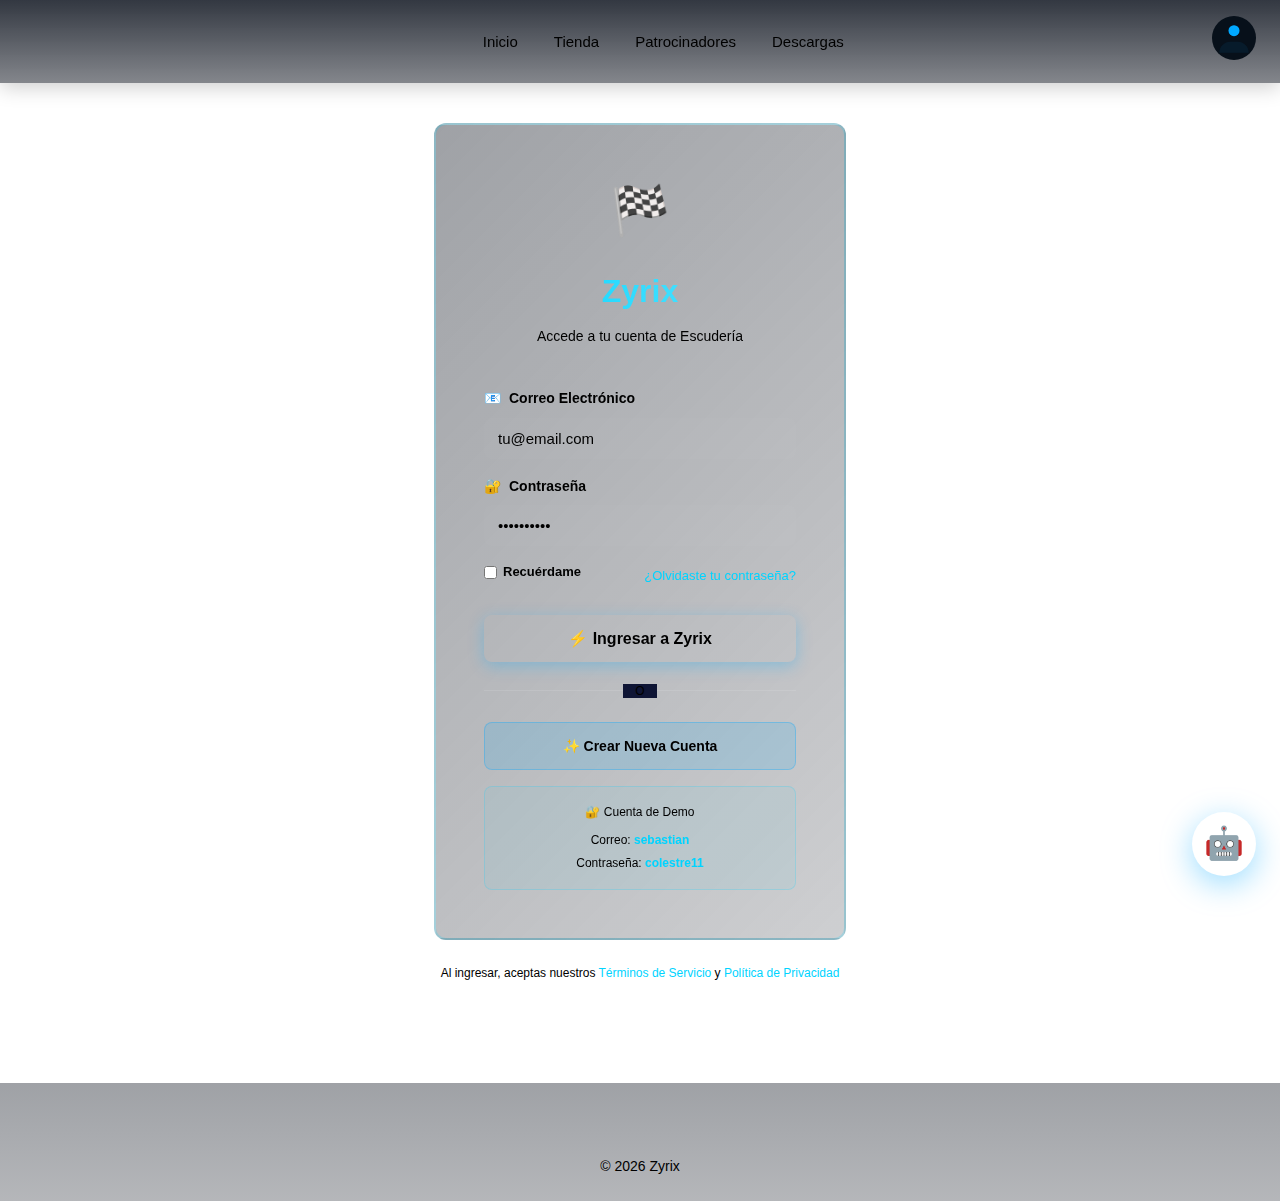
<file: login.html>
<!DOCTYPE html>
<html lang="es">
<head>
  <meta charset="UTF-8">
  <meta name="viewport" content="width=device-width, initial-scale=1.0">
  <title>Iniciar Sesión — Zyrix</title>
  <link rel="stylesheet" href="assets/css/style.css">
</head>
<body>
  <nav class="navbar">
    <div class="navbar-brand">⚡ Zyrix</div>
    <div class="navbar-nav">
      <a href="index.html" class="nav-link">Inicio</a>
      <a href="tienda.html" class="nav-link">Tienda</a>
      <a href="patrocinadores.html" class="nav-link">Patrocinadores</a>
      <a href="descargas.html" class="nav-link">Descargas</a>
    </div>
    <div class="navbar-account">
      <div class="account-menu">
        <img src="assets/images/default-avatar.svg" alt="avatar" class="account-avatar">
        <div class="dropdown-menu">
          <div id="accountName">Invitado</div>
        </div>
      </div>
    </div>
  </nav>

  <main style="display: flex; align-items: center; justify-content: center; min-height: calc(100vh - 80px);">
    <section style="width: 100%; padding: 40px 20px;">
      <div class="container" style="max-width: 460px; margin: 0 auto;">
        <div class="card" style="padding: 48px; border: 2px solid rgba(0, 212, 255, 0.2);">
          <div style="text-align: center; margin-bottom: 40px;">
            <div style="font-size: 48px; margin-bottom: 16px;">🏁</div>
            <h1 style="font-size: 32px; margin-bottom: 8px; background: linear-gradient(90deg, var(--accent-electric), var(--accent-electric-light)); -webkit-background-clip: text; -webkit-text-fill-color: transparent; background-clip: text;">Zyrix</h1>
            <p style="color: var(--text-secondary); margin-bottom: 0;">Accede a tu cuenta de Escudería</p>
          </div>
          
          <form id="loginForm">
            <div class="form-group">
              <label for="email" style="display: flex; align-items: center; gap: 8px;">
                <span>📧</span> Correo Electrónico
              </label>
              <input id="email" type="email" placeholder="tu@email.com" required style="font-size: 15px;">
            </div>

            <div class="form-group">
              <label for="password" style="display: flex; align-items: center; gap: 8px;">
                <span>🔐</span> Contraseña
              </label>
              <input id="password" type="password" placeholder="••••••••••" required style="font-size: 15px;">
            </div>

            <div style="display: flex; align-items: center; justify-content: space-between; margin-bottom: 24px;">
              <label style="display: flex; align-items: center; gap: 6px; font-size: 13px; cursor: pointer;">
                <input type="checkbox" id="rememberMe" />
                <span>Recuérdame</span>
              </label>
              <a href="#" style="font-size: 13px; color: var(--accent-electric);">¿Olvidaste tu contraseña?</a>
            </div>

            <button type="submit" class="btn btn-primary" style="width: 100%; padding: 14px; font-size: 16px; margin-bottom: 16px;">
              ⚡ Ingresar a Zyrix
            </button>

            <div style="position: relative; margin-bottom: 20px;">
              <div style="position: absolute; left: 0; right: 0; top: 50%; border-top: 1px solid rgba(255,255,255,0.1);"></div>
              <div style="position: relative; text-align: center;">
                <span style="background: var(--primary-800); padding: 0 12px; color: var(--text-muted); font-size: 12px;">O</span>
              </div>
            </div>

            <a href="register.html" class="btn btn-secondary" style="width: 100%; display: flex; justify-content: center; padding: 12px; margin-bottom: 16px;">
              ✨ Crear Nueva Cuenta
            </a>

            <div style="background: rgba(0, 212, 255, 0.05); border: 1px solid rgba(0, 212, 255, 0.2); border-radius: 8px; padding: 16px; text-align: center;">
              <p style="font-size: 12px; color: var(--text-secondary); margin-bottom: 8px;">🔐 Cuenta de Demo</p>
              <p style="font-size: 12px; color: var(--text-muted); margin: 4px 0;">Correo: <strong style="color: var(--accent-electric);">sebastian</strong></p>
              <p style="font-size: 12px; color: var(--text-muted); margin: 0;">Contraseña: <strong style="color: var(--accent-electric);">colestre11</strong></p>
            </div>
          </form>
        </div>

        <p style="text-align: center; color: var(--text-muted); font-size: 12px; margin-top: 24px;">
          Al ingresar, aceptas nuestros <a href="#" style="color: var(--accent-electric);">Términos de Servicio</a> y <a href="#" style="color: var(--accent-electric);">Política de Privacidad</a>
        </p>
      </div>
    </section>
  </main>

  <footer class="footer">
    <div class="footer-bottom">© 2026 Zyrix</div>
  </footer>

  <!-- Floating Assistant -->
  <div class="assistant-btn">🤖</div>

  <script type="module" src="assets/js/auth-login.js"></script>
  <script src="assets/js/assistant.js"></script>
</body>
</html>
</file>
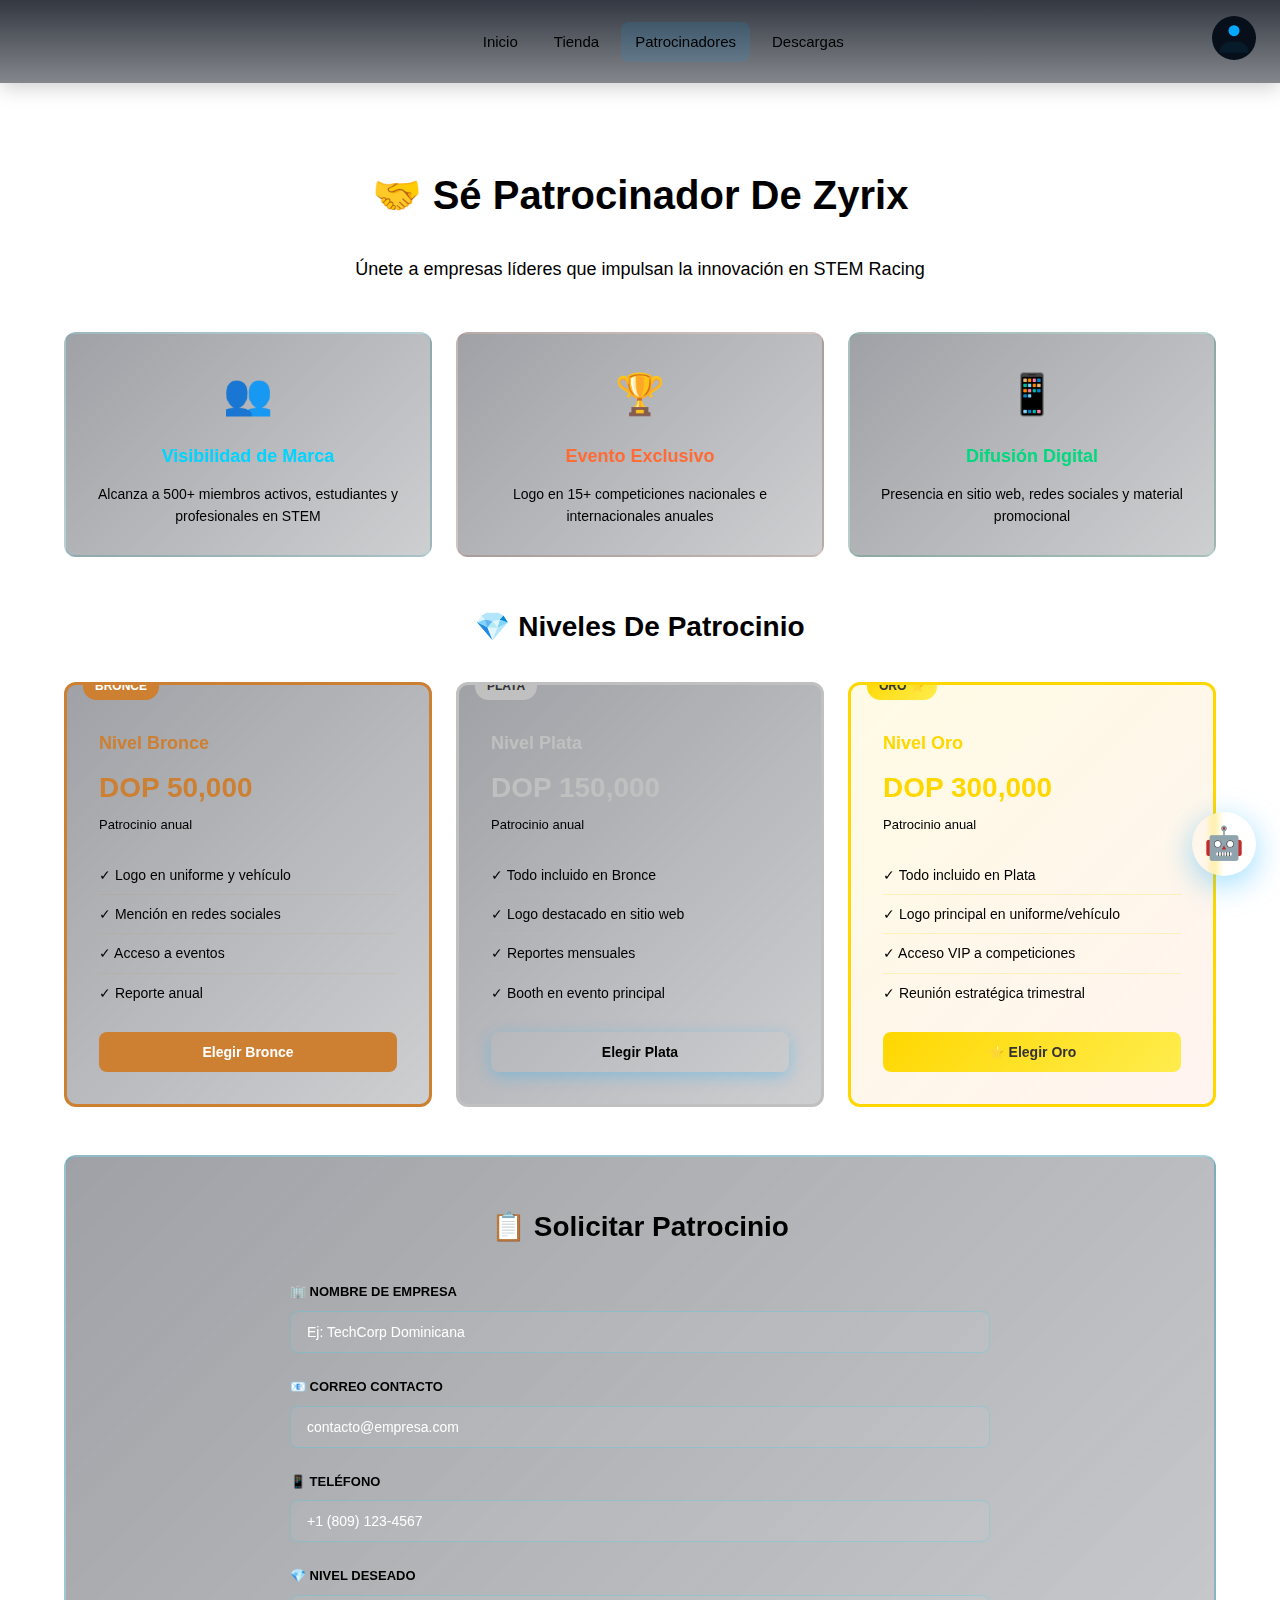
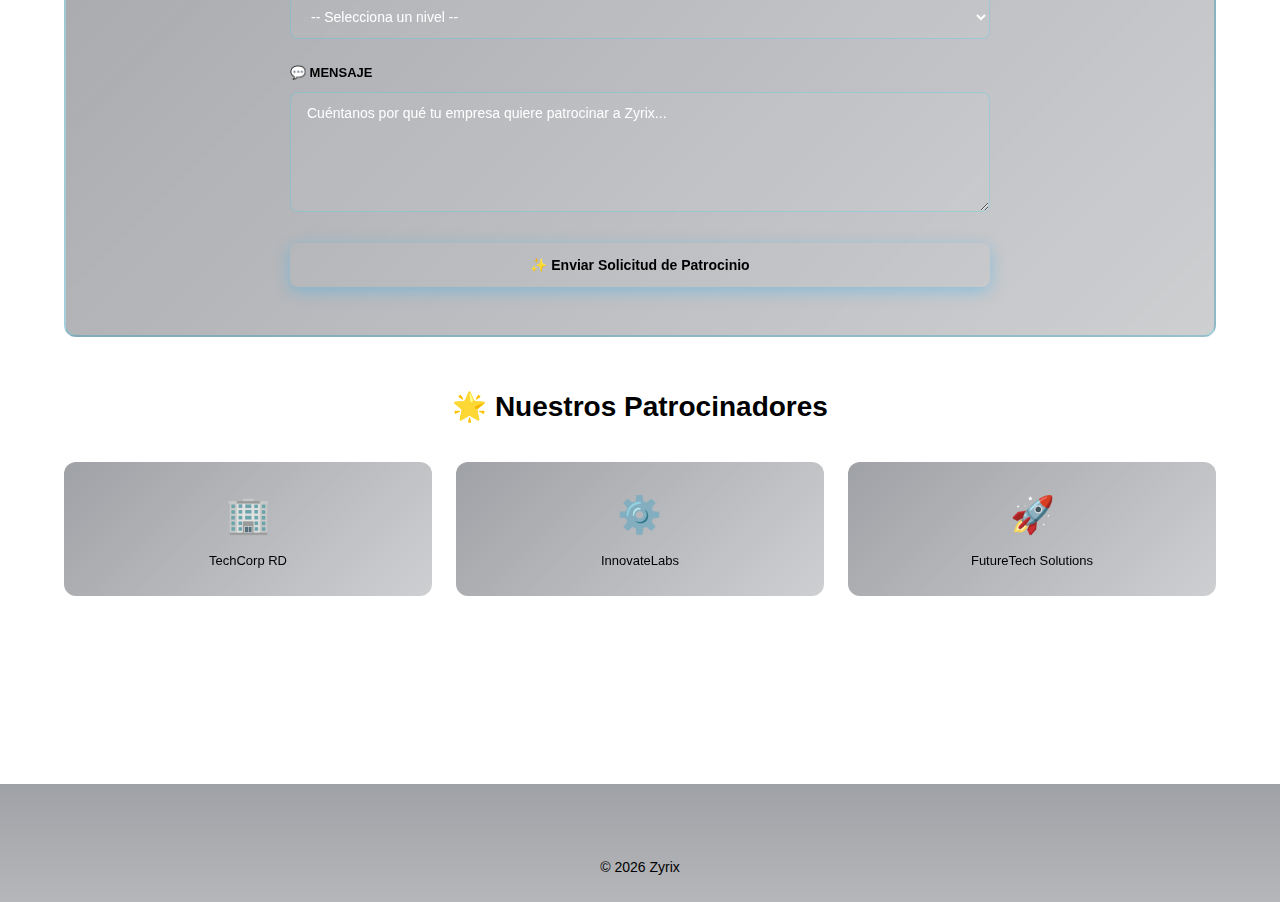
<file: patrocinadores.html>
<!DOCTYPE html>
<html lang="es">
<head>
  <meta charset="UTF-8">
  <meta name="viewport" content="width=device-width, initial-scale=1.0">
  <title>Patrocinadores — Zyrix</title>
  <link rel="stylesheet" href="assets/css/style.css">
</head>
<body>
  <nav class="navbar">
    <div class="navbar-brand">⚡ Zyrix</div>
    <div class="navbar-nav">
      <a href="index.html" class="nav-link">Inicio</a>
      <a href="tienda.html" class="nav-link">Tienda</a>
      <a href="patrocinadores.html" class="nav-link active">Patrocinadores</a>
      <a href="descargas.html" class="nav-link">Descargas</a>
    </div>
    <div class="navbar-account">
      <div class="account-menu">
        <img src="assets/images/default-avatar.svg" alt="avatar" class="account-avatar">
        <div class="dropdown-menu">
          <div id="accountName">Invitado</div>
        </div>
      </div>
    </div>
  </nav>

  <main>
    <section class="section">
      <div class="container">
        <div style="margin-bottom: 48px; text-align: center;">
          <h2 style="font-size: 40px; margin-bottom: 12px;">🤝 Sé Patrocinador De Zyrix</h2>
          <p style="color: var(--text-secondary); font-size: 18px; max-width: 700px; margin: 0 auto;">Únete a empresas líderes que impulsan la innovación en STEM Racing</p>
        </div>

        <!-- Benefits Section -->
        <div class="grid" style="grid-template-columns: repeat(auto-fit, minmax(280px, 1fr)); gap: 24px; margin-bottom: 48px;">
          <div class="card" style="padding: 28px; border: 2px solid rgba(0, 212, 255, 0.1); text-align: center;">
            <div style="font-size: 40px; margin-bottom: 16px;">👥</div>
            <h3 style="margin-bottom: 12px; color: var(--accent-electric);">Visibilidad de Marca</h3>
            <p style="color: var(--text-secondary); margin: 0; font-size: 14px;">Alcanza a 500+ miembros activos, estudiantes y profesionales en STEM</p>
          </div>

          <div class="card" style="padding: 28px; border: 2px solid rgba(255, 107, 53, 0.1); text-align: center;">
            <div style="font-size: 40px; margin-bottom: 16px;">🏆</div>
            <h3 style="margin-bottom: 12px; color: var(--accent-orange);">Evento Exclusivo</h3>
            <p style="color: var(--text-secondary); margin: 0; font-size: 14px;">Logo en 15+ competiciones nacionales e internacionales anuales</p>
          </div>

          <div class="card" style="padding: 28px; border: 2px solid rgba(0, 217, 126, 0.1); text-align: center;">
            <div style="font-size: 40px; margin-bottom: 16px;">📱</div>
            <h3 style="margin-bottom: 12px; color: var(--accent-green);">Difusión Digital</h3>
            <p style="color: var(--text-secondary); margin: 0; font-size: 14px;">Presencia en sitio web, redes sociales y material promocional</p>
          </div>
        </div>

        <!-- Sponsorship Tiers -->
        <div style="margin-bottom: 48px;">
          <h3 style="text-align: center; margin-bottom: 32px; font-size: 28px;">💎 Niveles De Patrocinio</h3>

          <div class="grid" style="grid-template-columns: repeat(auto-fit, minmax(300px, 1fr)); gap: 24px;">
            <!-- Bronce -->
            <div class="card" style="padding: 32px; border: 3px solid #cd7f32; position: relative;">
              <div style="position: absolute; top: -12px; left: 16px; background: #cd7f32; color: white; padding: 4px 12px; border-radius: 20px; font-size: 12px; font-weight: 700;">BRONCE</div>
              <h3 style="margin-top: 12px; margin-bottom: 8px; color: #cd7f32;">Nivel Bronce</h3>
              <div style="font-size: 28px; font-weight: 800; color: #cd7f32; margin-bottom: 4px;">DOP 50,000</div>
              <p style="color: var(--text-secondary); font-size: 13px; margin-bottom: 20px;">Patrocinio anual</p>

              <ul style="list-style: none; padding: 0; margin: 0 0 20px 0;">
                <li style="padding: 8px 0; border-bottom: 1px solid rgba(205,127,50,0.1); color: var(--text-secondary); font-size: 14px;">✓ Logo en uniforme y vehículo</li>
                <li style="padding: 8px 0; border-bottom: 1px solid rgba(205,127,50,0.1); color: var(--text-secondary); font-size: 14px;">✓ Mención en redes sociales</li>
                <li style="padding: 8px 0; border-bottom: 1px solid rgba(205,127,50,0.1); color: var(--text-secondary); font-size: 14px;">✓ Acceso a eventos</li>
                <li style="padding: 8px 0; color: var(--text-secondary); font-size: 14px;">✓ Reporte anual</li>
              </ul>

              <button class="btn" style="width: 100%; background: #cd7f32; border: none; color: white;">Elegir Bronce</button>
            </div>

            <!-- Plata -->
            <div class="card" style="padding: 32px; border: 3px solid #c0c0c0; position: relative;">
              <div style="position: absolute; top: -12px; left: 16px; background: #c0c0c0; color: #333; padding: 4px 12px; border-radius: 20px; font-size: 12px; font-weight: 700;">PLATA</div>
              <h3 style="margin-top: 12px; margin-bottom: 8px; color: #c0c0c0;">Nivel Plata</h3>
              <div style="font-size: 28px; font-weight: 800; color: #c0c0c0; margin-bottom: 4px;">DOP 150,000</div>
              <p style="color: var(--text-secondary); font-size: 13px; margin-bottom: 20px;">Patrocinio anual</p>

              <ul style="list-style: none; padding: 0; margin: 0 0 20px 0;">
                <li style="padding: 8px 0; border-bottom: 1px solid rgba(192,192,192,0.2); color: var(--text-secondary); font-size: 14px;">✓ Todo incluido en Bronce</li>
                <li style="padding: 8px 0; border-bottom: 1px solid rgba(192,192,192,0.2); color: var(--text-secondary); font-size: 14px;">✓ Logo destacado en sitio web</li>
                <li style="padding: 8px 0; border-bottom: 1px solid rgba(192,192,192,0.2); color: var(--text-secondary); font-size: 14px;">✓ Reportes mensuales</li>
                <li style="padding: 8px 0; color: var(--text-secondary); font-size: 14px;">✓ Booth en evento principal</li>
              </ul>

              <button class="btn btn-primary" style="width: 100%;">Elegir Plata</button>
            </div>

            <!-- Oro -->
            <div class="card" style="padding: 32px; border: 3px solid #ffd700; position: relative; background: linear-gradient(135deg, rgba(255,215,0,0.1) 0%, rgba(255,107,53,0.08) 100%);">
              <div style="position: absolute; top: -12px; left: 16px; background: linear-gradient(135deg, #ffd700 0%, #ffed4e 100%); color: #333; padding: 4px 12px; border-radius: 20px; font-size: 12px; font-weight: 700;">ORO ⭐</div>
              <h3 style="margin-top: 12px; margin-bottom: 8px; color: #ffd700;">Nivel Oro</h3>
              <div style="font-size: 28px; font-weight: 800; color: #ffd700; margin-bottom: 4px;">DOP 300,000</div>
              <p style="color: var(--text-secondary); font-size: 13px; margin-bottom: 20px;">Patrocinio anual</p>

              <ul style="list-style: none; padding: 0; margin: 0 0 20px 0;">
                <li style="padding: 8px 0; border-bottom: 1px solid rgba(255,215,0,0.2); color: var(--text-secondary); font-size: 14px;">✓ Todo incluido en Plata</li>
                <li style="padding: 8px 0; border-bottom: 1px solid rgba(255,215,0,0.2); color: var(--text-secondary); font-size: 14px;">✓ Logo principal en uniforme/vehículo</li>
                <li style="padding: 8px 0; border-bottom: 1px solid rgba(255,215,0,0.2); color: var(--text-secondary); font-size: 14px;">✓ Acceso VIP a competiciones</li>
                <li style="padding: 8px 0; color: var(--text-secondary); font-size: 14px;">✓ Reunión estratégica trimestral</li>
              </ul>

              <button class="btn" style="width: 100%; background: linear-gradient(135deg, #ffd700 0%, #ffed4e 100%); border: none; color: #333; font-weight: 700;">⭐ Elegir Oro</button>
            </div>
          </div>
        </div>

        <!-- Sponsorship Form -->
        <div class="card" style="padding: 48px; border: 2px solid rgba(0, 212, 255, 0.2);">
          <h3 style="margin-bottom: 32px; font-size: 28px; text-align: center;">📋 Solicitar Patrocinio</h3>

          <form id="sponsorshipForm" style="max-width: 700px; margin: 0 auto;">
            <div style="margin-bottom: 24px;">
              <label style="display: block; color: var(--text-secondary); font-size: 13px; margin-bottom: 8px; text-transform: uppercase;">🏢 Nombre de Empresa</label>
              <input type="text" id="companyName" placeholder="Ej: TechCorp Dominicana" required style="width: 100%; padding: 12px 16px; border: 1px solid rgba(0,212,255,0.2); border-radius: 8px; background: rgba(255,255,255,0.05); color: white; font-size: 14px;">
            </div>

            <div style="margin-bottom: 24px;">
              <label style="display: block; color: var(--text-secondary); font-size: 13px; margin-bottom: 8px; text-transform: uppercase;">📧 Correo Contacto</label>
              <input type="email" id="sponsorEmail" placeholder="contacto@empresa.com" required style="width: 100%; padding: 12px 16px; border: 1px solid rgba(0,212,255,0.2); border-radius: 8px; background: rgba(255,255,255,0.05); color: white; font-size: 14px;">
            </div>

            <div style="margin-bottom: 24px;">
              <label style="display: block; color: var(--text-secondary); font-size: 13px; margin-bottom: 8px; text-transform: uppercase;">📱 Teléfono</label>
              <input type="tel" id="sponsorPhone" placeholder="+1 (809) 123-4567" required style="width: 100%; padding: 12px 16px; border: 1px solid rgba(0,212,255,0.2); border-radius: 8px; background: rgba(255,255,255,0.05); color: white; font-size: 14px;">
            </div>

            <div style="margin-bottom: 24px;">
              <label style="display: block; color: var(--text-secondary); font-size: 13px; margin-bottom: 8px; text-transform: uppercase;">💎 Nivel Deseado</label>
              <select id="sponsorLevel" required style="width: 100%; padding: 12px 16px; border: 1px solid rgba(0,212,255,0.2); border-radius: 8px; background: rgba(255,255,255,0.05); color: white; font-size: 14px;">
                <option value="">-- Selecciona un nivel --</option>
                <option value="bronce">Bronce (DOP 50,000)</option>
                <option value="plata">Plata (DOP 150,000)</option>
                <option value="oro">Oro (DOP 300,000)</option>
              </select>
            </div>

            <div style="margin-bottom: 24px;">
              <label style="display: block; color: var(--text-secondary); font-size: 13px; margin-bottom: 8px; text-transform: uppercase;">💬 Mensaje</label>
              <textarea id="sponsorMessage" placeholder="Cuéntanos por qué tu empresa quiere patrocinar a Zyrix..." required style="width: 100%; padding: 12px 16px; border: 1px solid rgba(0,212,255,0.2); border-radius: 8px; background: rgba(255,255,255,0.05); color: white; font-size: 14px; resize: vertical; min-height: 120px;"></textarea>
            </div>

            <button type="submit" class="btn btn-primary" style="width: 100%; padding: 14px;">✨ Enviar Solicitud de Patrocinio</button>
          </form>
        </div>

        <!-- Current Sponsors Section -->
        <div style="margin-top: 48px;">
          <h3 style="text-align: center; margin-bottom: 32px; font-size: 28px;">🌟 Nuestros Patrocinadores</h3>
          <div class="grid" style="grid-template-columns: repeat(auto-fit, minmax(200px, 1fr)); gap: 24px;">
            <div class="card" style="padding: 24px; text-align: center; display: flex; align-items: center; justify-content: center; min-height: 120px;">
              <div>
                <div style="font-size: 36px; margin-bottom: 8px;">🏢</div>
                <p style="margin: 0; color: var(--text-secondary); font-size: 13px;">TechCorp RD</p>
              </div>
            </div>
            <div class="card" style="padding: 24px; text-align: center; display: flex; align-items: center; justify-content: center; min-height: 120px;">
              <div>
                <div style="font-size: 36px; margin-bottom: 8px;">⚙️</div>
                <p style="margin: 0; color: var(--text-secondary); font-size: 13px;">InnovateLabs</p>
              </div>
            </div>
            <div class="card" style="padding: 24px; text-align: center; display: flex; align-items: center; justify-content: center; min-height: 120px;">
              <div>
                <div style="font-size: 36px; margin-bottom: 8px;">🚀</div>
                <p style="margin: 0; color: var(--text-secondary); font-size: 13px;">FutureTech Solutions</p>
              </div>
            </div>
          </div>
        </div>
      </div>
    </section>
  </main>

  <!-- Sponsor Form Modal -->
  <div id="sponsorModal" class="modal">
    <div class="modal-content">
      <div class="modal-header">
        <h3 class="modal-title">Solicitud de Patrocinio</h3>
        <button class="modal-close" onclick="closeModal('sponsorModal')">&times;</button>
      </div>
      <form id="sponsorForm">
        <div class="modal-body">
          <div class="form-group">
            <label for="spRep">Nombre del Representante</label>
            <input id="spRep" type="text" placeholder="Juan García" required>
          </div>
          <div class="form-group">
            <label for="spEmail">Correo Electrónico</label>
            <input id="spEmail" type="email" placeholder="contacto@marca.com" required>
          </div>
          <div class="form-group">
            <label for="spBrand">Marca o Empresa</label>
            <input id="spBrand" type="text" placeholder="Mi Marca" required>
          </div>
          <div class="form-group">
            <label for="spWhy">¿Por qué deseas patrocinarnos?</label>
            <textarea id="spWhy" placeholder="Cuéntanos tus razones..." required></textarea>
          </div>
          <div class="form-group">
            <label for="spOffer">¿Qué nos ofreces?</label>
            <textarea id="spOffer" placeholder="Productos, servicios, financiamiento..." required></textarea>
          </div>
          <div class="form-group">
            <label for="spExpect">¿Qué esperas a cambio?</label>
            <textarea id="spExpect" placeholder="Visibilidad de marca, actividades, etc..." required></textarea>
          </div>
        </div>
        <div class="modal-footer">
          <button type="button" class="btn btn-ghost" onclick="closeModal('sponsorModal')">Cancelar</button>
          <button type="submit" class="btn btn-primary">Enviar Solicitud</button>
        </div>
      </form>
    </div>
  </div>

  <footer class="footer">
    <div class="footer-bottom">© 2026 Zyrix</div>
  </footer>

  <!-- Floating Assistant -->
  <div class="assistant-btn">🤖</div>

  <script type="module">
    import { setupNavbar, setupAccountDropdown, showToast } from './assets/js/shared.js';
    import DB from './assets/js/database.js';

    setupNavbar();
    setupAccountDropdown();

    document.getElementById('sponsorshipForm').addEventListener('submit', function(e) {
      e.preventDefault();
      
      const name = document.getElementById('companyName').value.trim();
      const email = document.getElementById('sponsorEmail').value.trim();
      const phone = document.getElementById('sponsorPhone').value.trim();
      const level = document.getElementById('sponsorLevel').value;
      const message = document.getElementById('sponsorMessage').value.trim();

      if (!name || !email || !phone || !level || !message) {
        showToast('⚠️ Completa todos los campos', 'warning');
        return;
      }

      showToast('✅ Solicitud de patrocinio enviada. Nos pondremos en contacto pronto.', 'success');
      this.reset();
    });
  </script>
  <script src="assets/js/assistant.js"></script>
</body>
</html>
</file>
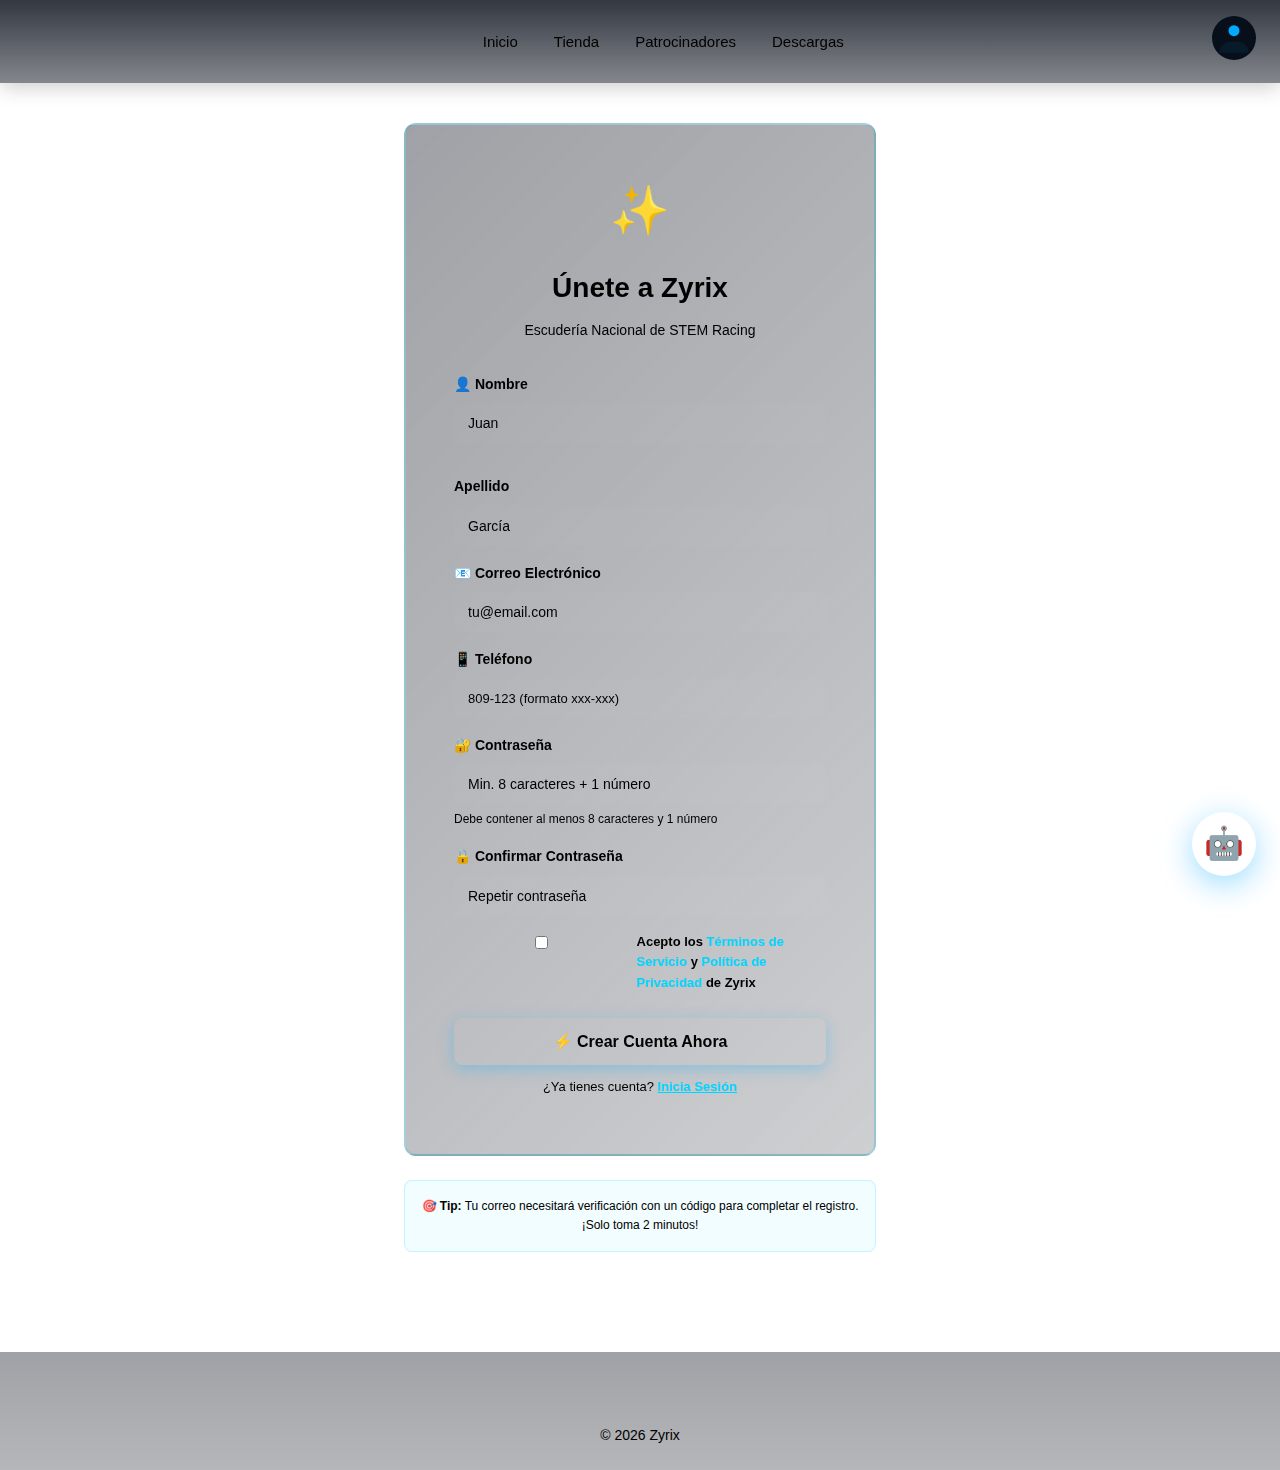
<file: register.html>
<!DOCTYPE html>
<html lang="es">
<head>
  <meta charset="UTF-8">
  <meta name="viewport" content="width=device-width, initial-scale=1.0">
  <title>Registrarse — Zyrix</title>
  <link rel="stylesheet" href="assets/css/style.css">
</head>
<body>
  <nav class="navbar">
    <div class="navbar-brand">⚡ Zyrix</div>
    <div class="navbar-nav">
      <a href="index.html" class="nav-link">Inicio</a>
      <a href="tienda.html" class="nav-link">Tienda</a>
      <a href="patrocinadores.html" class="nav-link">Patrocinadores</a>
      <a href="descargas.html" class="nav-link">Descargas</a>
    </div>
    <div class="navbar-account">
      <div class="account-menu">
        <img src="assets/images/default-avatar.svg" alt="avatar" class="account-avatar">
        <div class="dropdown-menu">
          <div id="accountName">Invitado</div>
        </div>
      </div>
    </div>
  </nav>

  <main style="display: flex; align-items: center; justify-content: center; min-height: calc(100vh - 80px);">
    <section style="width: 100%; padding: 40px 20px;">
      <div class="container" style="max-width: 520px; margin: 0 auto;">
        <div class="card" style="padding: 48px; border: 2px solid rgba(0, 212, 255, 0.2);">
          <div style="text-align: center; margin-bottom: 32px;">
            <div style="font-size: 48px; margin-bottom: 16px;">✨</div>
            <h1 style="font-size: 28px; margin-bottom: 8px;">Únete a Zyrix</h1>
            <p style="color: var(--text-secondary); margin-bottom: 0;">Escudería Nacional de STEM Racing</p>
          </div>
          
          <form id="registerForm">
            <div class="form-row">
              <div class="form-group">
                <label for="firstName">👤 Nombre</label>
                <input id="firstName" type="text" placeholder="Juan" required>
              </div>
              <div class="form-group">
                <label for="lastName">Apellido</label>
                <input id="lastName" type="text" placeholder="García" required>
              </div>
            </div>

            <div class="form-group">
              <label for="regEmail">📧 Correo Electrónico</label>
              <input id="regEmail" type="email" placeholder="tu@email.com" required>
            </div>

            <div class="form-group">
              <label for="phone">📱 Teléfono</label>
              <input id="phone" type="text" placeholder="809-123 (formato xxx-xxx)" required style="font-size: 13px;">
            </div>

            <div class="form-group">
              <label for="regPass" style="display: flex; justify-content: space-between;">
                <span>🔐 Contraseña</span>
                <span id="passStrength" style="font-size: 11px; color: var(--text-muted);"></span>
              </label>
              <input id="regPass" type="password" placeholder="Min. 8 caracteres + 1 número" required>
              <p style="font-size: 12px; color: var(--text-muted); margin-top: 6px;">Debe contener al menos 8 caracteres y 1 número</p>
            </div>

            <div class="form-group">
              <label for="regPass2">🔒 Confirmar Contraseña</label>
              <input id="regPass2" type="password" placeholder="Repetir contraseña" required>
            </div>

            <label style="display: flex; align-items: flex-start; gap: 8px; margin-bottom: 24px; cursor: pointer;">
              <input type="checkbox" id="termsAgree" required style="margin-top: 4px;" />
              <span style="font-size: 13px; color: var(--text-secondary);">
                Acepto los <a href="#" style="color: var(--accent-electric);">Términos de Servicio</a> y <a href="#" style="color: var(--accent-electric);">Política de Privacidad</a> de Zyrix
              </span>
            </label>

            <button type="submit" class="btn btn-primary" style="width: 100%; padding: 14px; font-size: 16px; margin-bottom: 12px;">
              ⚡ Crear Cuenta Ahora
            </button>

            <div style="text-align: center;">
              <p style="color: var(--text-secondary); font-size: 13px;">¿Ya tienes cuenta? 
                <a href="login.html" style="color: var(--accent-electric); font-weight: 600; text-decoration: underline;">Inicia Sesión</a>
              </p>
            </div>
          </form>
        </div>

        <div style="margin-top: 24px; background: rgba(0, 212, 255, 0.05); border: 1px solid rgba(0, 212, 255, 0.2); border-radius: 8px; padding: 16px; text-align: center;">
          <p style="font-size: 12px; color: var(--text-secondary);">
            <strong style="color: var(--text-primary);">🎯 Tip:</strong> Tu correo necesitará verificación con un código para completar el registro. ¡Solo toma 2 minutos!
          </p>
        </div>
      </div>
    </section>

    <!-- Verification Modal -->
    <div id="verifyModal" class="modal">
      <div class="modal-content">
        <div class="modal-header">
          <h3 class="modal-title">✅ Verificar Correo</h3>
          <button class="modal-close" onclick="closeModal('verifyModal')">&times;</button>
        </div>
        <div class="modal-body">
          <p style="color: var(--text-secondary); margin-bottom: 20px;">Hemos enviado un código de verificación a tu correo. Ingresa el código para activar tu cuenta:</p>
          <div class="form-group">
            <label>Código de Verificación</label>
            <input id="verifyCode" type="text" placeholder="ABC-123" required style="text-align: center; font-size: 18px; font-weight: 600; letter-spacing: 2px;">
          </div>
          <p style="font-size: 12px; color: var(--text-muted); margin-top: 12px;">
            💡 <strong>Nota:</strong> El código tiene el formato ABC-123 (3 letras + 3 números)
          </p>
        </div>
        <div class="modal-footer">
          <button class="btn btn-ghost" onclick="resendCode()">↻ Reenviar</button>
          <button class="btn btn-primary" onclick="verifyEmail()">Verificar Código</button>
        </div>
      </div>
    </div>
  </main>

  <footer class="footer">
    <div class="footer-bottom">© 2026 Zyrix</div>
  </footer>

  <!-- Floating Assistant -->
  <div class="assistant-btn">🤖</div>

  <script type="module" src="assets/js/auth-register.js"></script>
  <script src="assets/js/assistant.js"></script>
</body>
</html>
</file>
<file: assets/css/style.css>
/* ═══════════════════════════════════════════════════════════════
   ZYRIX - STEM RACING TEAM - PROFESSIONAL UI/UX v4.0
   Modern, Glassmorphic, Enterprise-Grade Design System
   ═══════════════════════════════════════════════════════════════ */

:root {
  /* ─── COLOR PALETTE ─────────────────────────────────────────── */
  /* Primary Colors - Racing Theme */
  --primary-900: #0a0e27;
  --primary-800: #0f1535;
  --primary-700: #151d42;
  --primary-600: #1a2550;
  
  /* Accent Colors - Electric/Racing */
  --accent-electric: #00d4ff;
  --accent-electric-dark: #0099cc;
  --accent-electric-light: #66e5ff;
  --accent-neon: #ff006e;
  --accent-orange: #ff6b35;
  --accent-green: #00d97e;
  
  /* Neutral Colors */
  --neutral-white: #ffffff;
  --neutral-50: #f8f9fa;
  --neutral-100: #e9ecef;
  --neutral-200: #dee2e6;
  --neutral-300: #ced4da;
  --neutral-400: #adb5bd;
  --neutral-600: #6c757d;
  --neutral-700: #495057;
  --neutral-800: #343a40;
  --neutral-900: #212529;
  --danger: #ff4757;
  --trans-f: 120ms cubic-bezier(0.25, 0.46, 0.45, 0.94);
  --trans-s: 280ms cubic-bezier(0.25, 0.46, 0.45, 0.94);
}

* {
  margin: 0;
  padding: 0;
  box-sizing: border-box;
}

html {
  scroll-behavior: smooth;
  scroll-padding-top: 80px;
}

body {
  background: linear-gradient(135deg, var(--bg-000) 0%, #0a1015 40%, var(--bg-100) 100%);
  color: var(--text-primary);
  font-family: -apple-system, BlinkMacSystemFont, 'Segoe UI', Roboto, Oxygen, Ubuntu, sans-serif;
  font-weight: 400;
  font-size: 15px;
  line-height: 1.6;
  min-height: 100vh;
  display: flex;
  flex-direction: column;
  overflow-x: hidden;
}

a {
  color: var(--accent-primary);
  text-decoration: none;
  transition: color var(--trans-f);
}

a:hover {
  color: var(--accent-bright);
}

button {
  cursor: pointer;
  border: none;
  font-family: inherit;
}

/* ============================================ NAVBAR ============================================ */
.navbar {
  position: sticky;
  top: 0;
  z-index: 100;
  display: flex;
  justify-content: space-between;
  align-items: center;
  padding: 16px 24px;
  background: linear-gradient(180deg, rgba(15,21,32,0.85) 0%, rgba(10,15,26,0.5) 100%);
  backdrop-filter: blur(12px);
  border-bottom: 1px solid var(--border-color);
  box-shadow: 0 4px 20px rgba(0,0,0,0.2);
}

.navbar-brand {
  font-size: 24px;
  font-weight: 800;
  background: linear-gradient(90deg, var(--accent-primary), var(--accent-bright));
  -webkit-background-clip: text;
  -webkit-text-fill-color: transparent;
  background-clip: text;
  letter-spacing: -0.5px;
}

.navbar-nav {
  display: flex;
  gap: 8px;
  align-items: center;
}

.nav-link {
  padding: 8px 14px;
  border-radius: 8px;
  color: var(--text-secondary);
  font-weight: 500;
  transition: all var(--trans-f);
  position: relative;
}

.nav-link:hover {
  color: var(--accent-primary);
  background: rgba(0, 168, 255, 0.08);
}

.nav-link::after {
  content: '';
  position: absolute;
  bottom: 4px;
  left: 14px;
  width: 0;
  height: 2px;
  background: var(--accent-primary);
  transition: width var(--trans-s);
}

.nav-link:hover::after {
  width: calc(100% - 28px);
}

.nav-link.active {
  color: var(--accent-primary);
  background: rgba(0, 168, 255, 0.12);
}

.nav-link.active::after {
  width: calc(100% - 28px);
}

.navbar-account {
  display: flex;
  align-items: center;
  gap: 12px;
}

.account-avatar {
  width: 44px;
  height: 44px;
  border-radius: 50%;
  border: 2px solid var(--border-color);
  cursor: pointer;
  transition: all var(--trans-f);
  background: linear-gradient(135deg, var(--bg-200), var(--bg-300));
}

.account-avatar:hover {
  border-color: var(--accent-primary);
  box-shadow: 0 0 16px rgba(0, 168, 255, 0.3);
}

.dropdown-menu {
  position: absolute;
  top: 100%;
  right: 0;
  margin-top: 8px;
  min-width: 220px;
  background: linear-gradient(135deg, rgba(15,21,32,0.95) 0%, rgba(10,15,26,0.9) 100%);
  backdrop-filter: blur(12px);
  border: 1px solid var(--border-color);
  border-radius: 12px;
  padding: 12px;
  box-shadow: 0 12px 40px rgba(0,0,0,0.4);
  opacity: 0;
  pointer-events: none;
  transform: translateY(-8px);
  transition: all var(--trans-s);
  z-index: 101;
}

.account-menu {
  position: relative;
}

.account-menu:hover .dropdown-menu {
  opacity: 1;
  pointer-events: auto;
  transform: translateY(0);
}

.dropdown-item {
  display: block;
  width: 100%;
  padding: 10px 12px;
  border-radius: 8px;
  background: transparent;
  color: var(--text-secondary);
  text-align: left;
  font-weight: 500;
  transition: all var(--trans-f);
  margin-bottom: 4px;
}

.dropdown-item:hover {
  background: rgba(0, 168, 255, 0.12);
  color: var(--accent-primary);
}

/* ============================================ MAIN ============================================ */
main {
  flex: 1;
  padding-bottom: 60px;
}

.container {
  max-width: 1200px;
  margin: 0 auto;
  padding: 0 24px;
}

/* ============================================ HERO SECTION ============================================ */
.hero {
  min-height: calc(100vh - 80px);
  display: flex;
  flex-direction: column;
  justify-content: center;
  align-items: center;
  text-align: center;
  padding: 60px 24px;
  background: linear-gradient(135deg, 
    rgba(0, 168, 255, 0.05) 0%, 
    rgba(0, 215, 255, 0.02) 50%, 
    rgba(0, 168, 255, 0.03) 100%);
  position: relative;
  overflow: hidden;
}

.hero::before {
  content: '';
  position: absolute;
  width: 600px;
  height: 600px;
  background: radial-gradient(circle, rgba(0, 168, 255, 0.1) 0%, transparent 70%);
  border-radius: 50%;
  top: -200px;
  right: -200px;
  animation: float 6s ease-in-out infinite;
}

.hero::after {
  content: '';
  position: absolute;
  width: 400px;
  height: 400px;
  background: radial-gradient(circle, rgba(0, 215, 255, 0.08) 0%, transparent 70%);
  border-radius: 50%;
  bottom: -150px;
  left: -150px;
  animation: float 8s ease-in-out infinite reverse;
}

.hero-content {
  position: relative;
  z-index: 2;
  max-width: 800px;
}

.hero h1 {
  font-size: clamp(32px, 6vw, 56px);
  font-weight: 800;
  line-height: 1.2;
  margin-bottom: 16px;
  background: linear-gradient(90deg, var(--text-primary), var(--accent-bright));
  -webkit-background-clip: text;
  -webkit-text-fill-color: transparent;
  background-clip: text;
}

.hero p {
  font-size: clamp(16px, 2.5vw, 20px);
  color: var(--text-secondary);
  margin-bottom: 32px;
  line-height: 1.8;
}

.hero-actions {
  display: flex;
  gap: 16px;
  justify-content: center;
  flex-wrap: wrap;
}

@keyframes float {
  0%, 100% { transform: translate(0, 0); }
  50% { transform: translate(30px, 30px); }
}

/* ============================================ SECTION ============================================ */
.section {
  padding: 80px 24px;
}

.section h2 {
  font-size: clamp(28px, 5vw, 42px);
  font-weight: 800;
  margin-bottom: 48px;
  text-align: center;
  position: relative;
  padding-bottom: 16px;
}

.section h2::after {
  content: '';
  position: absolute;
  bottom: 0;
  left: 50%;
  transform: translateX(-50%);
  width: 80px;
  height: 3px;
  background: linear-gradient(90deg, var(--accent-primary), var(--accent-bright));
  border-radius: 2px;
}

/* ============================================ GRID ============================================ */
.grid {
  display: grid;
  grid-template-columns: repeat(auto-fit, minmax(280px, 1fr));
  gap: 24px;
  margin-bottom: 48px;
}

.grid-2 {
  grid-template-columns: repeat(auto-fit, minmax(380px, 1fr));
}

.grid-3 {
  grid-template-columns: repeat(auto-fit, minmax(200px, 1fr));
}

/* ============================================ CARDS ============================================ */
.card {
  background: linear-gradient(135deg, rgba(15,21,32,0.4) 0%, rgba(10,15,26,0.2) 100%);
  backdrop-filter: blur(8px);
  border: 1px solid var(--border-color);
  border-radius: 12px;
  padding: 24px;
  transition: all var(--trans-s);
  position: relative;
  overflow: hidden;
}

.card::before {
  content: '';
  position: absolute;
  inset: 0;
  background: linear-gradient(135deg, rgba(0, 168, 255, 0.1) 0%, transparent 100%);
  opacity: 0;
  transition: opacity var(--trans-s);
  border-radius: 12px;
}

.card:hover {
  border-color: rgba(0, 168, 255, 0.3);
  box-shadow: 0 12px 40px rgba(0, 168, 255, 0.1);
  transform: translateY(-8px);
}

.card:hover::before {
  opacity: 1;
}

.card > * {
  position: relative;
  z-index: 1;
}

.card h3 {
  font-size: 18px;
  font-weight: 700;
  margin-bottom: 12px;
  color: var(--text-primary);
}

.card p {
  color: var(--text-secondary);
  font-size: 14px;
  line-height: 1.6;
  margin-bottom: 8px;
}

.card-image {
  width: 100%;
  height: 180px;
  border-radius: 8px;
  background: linear-gradient(135deg, var(--bg-200), var(--bg-300));
  margin-bottom: 12px;
  overflow: hidden;
  display: flex;
  align-items: center;
  justify-content: center;
  font-size: 48px;
}

.card-image img {
  width: 100%;
  height: 100%;
  object-fit: cover;
}

.card-footer {
  display: flex;
  justify-content: space-between;
  align-items: center;
  margin-top: 16px;
  padding-top: 16px;
  border-top: 1px solid var(--border-color);
}

.card-price {
  font-size: 20px;
  font-weight: 800;
  color: var(--accent-primary);
}

.card-stock {
  font-size: 12px;
  color: var(--text-muted);
  font-weight: 600;
}

/* ============================================ BUTTONS ============================================ */
.btn {
  display: inline-flex;
  align-items: center;
  justify-content: center;
  gap: 8px;
  padding: 12px 24px;
  border-radius: 8px;
  font-weight: 600;
  font-size: 14px;
  transition: all var(--trans-f);
  white-space: nowrap;
  position: relative;
  overflow: hidden;
}

.btn::before {
  content: '';
  position: absolute;
  inset: 0;
  background: linear-gradient(90deg, transparent, rgba(255,255,255,0.1), transparent);
  transform: translateX(-100%);
}

.btn:hover::before {
  animation: shine 600ms;
}

@keyframes shine {
  to { transform: translateX(100%); }
}

.btn-primary {
  background: linear-gradient(90deg, var(--accent-primary), var(--accent-bright));
  color: #000;
  box-shadow: 0 4px 16px rgba(0, 168, 255, 0.3);
}

.btn-primary:hover {
  box-shadow: 0 8px 24px rgba(0, 168, 255, 0.4);
  transform: translateY(-2px);
}

.btn-secondary {
  background: rgba(0, 168, 255, 0.15);
  color: var(--accent-primary);
  border: 1px solid rgba(0, 168, 255, 0.3);
}

.btn-secondary:hover {
  background: rgba(0, 168, 255, 0.25);
  border-color: var(--accent-primary);
}

.btn-ghost {
  background: transparent;
  color: var(--accent-primary);
  border: 1px solid var(--border-color);
}

.btn-ghost:hover {
  background: rgba(0, 168, 255, 0.1);
  border-color: var(--accent-primary);
}

.btn-success {
  background: linear-gradient(90deg, var(--success), #00e090);
  color: #000;
}

.btn-danger {
  background: linear-gradient(90deg, var(--danger), #ff6b7a);
  color: #fff;
}

.btn:active {
  transform: translateY(0);
}

.btn:disabled {
  opacity: 0.5;
  cursor: not-allowed;
}

/* ============================================ FORMS ============================================ */
.form-group {
  margin-bottom: 16px;
}

label {
  display: block;
  font-weight: 600;
  margin-bottom: 8px;
  color: var(--text-secondary);
  font-size: 14px;
}

input,
textarea,
select {
  width: 100%;
  padding: 12px 14px;
  border-radius: 8px;
  background: rgba(255,255,255,0.02);
  border: 1px solid var(--border-color);
  color: var(--text-primary);
  font-family: inherit;
  font-size: 14px;
  transition: all var(--trans-f);
}

input::placeholder,
textarea::placeholder {
  color: var(--text-muted);
}

input:focus,
textarea:focus,
select:focus {
  outline: none;
  background: rgba(255,255,255,0.04);
  border-color: var(--accent-primary);
  box-shadow: 0 0 0 3px rgba(0, 168, 255, 0.1);
}

textarea {
  resize: vertical;
  min-height: 100px;
}

.form-row {
  display: grid;
  grid-template-columns: repeat(auto-fit, minmax(200px, 1fr));
  gap: 16px;
}

/* ============================================ MODALS ============================================ */
.modal {
  display: none;
  position: fixed;
  inset: 0;
  background: rgba(0,0,0,0.6);
  backdrop-filter: blur(4px);
  z-index: 200;
  align-items: center;
  justify-content: center;
  padding: 20px;
  animation: fadeIn var(--trans-s);
}

.modal.active {
  display: flex;
}

@keyframes fadeIn {
  from { opacity: 0; }
  to { opacity: 1; }
}

.modal-content {
  background: linear-gradient(135deg, rgba(15,21,32,0.95) 0%, rgba(10,15,26,0.9) 100%);
  backdrop-filter: blur(12px);
  border: 1px solid var(--border-color);
  border-radius: 16px;
  padding: 32px;
  width: 100%;
  max-width: 520px;
  max-height: 90vh;
  overflow-y: auto;
  box-shadow: 0 20px 60px rgba(0,0,0,0.5);
  animation: slideUp var(--trans-s);
}

@keyframes slideUp {
  from { transform: translateY(40px); opacity: 0; }
  to { transform: translateY(0); opacity: 1; }
}

.modal-header {
  display: flex;
  justify-content: space-between;
  align-items: center;
  margin-bottom: 24px;
}

.modal-title {
  font-size: 24px;
  font-weight: 800;
  color: var(--text-primary);
}

.modal-close {
  background: transparent;
  color: var(--text-secondary);
  font-size: 24px;
  cursor: pointer;
  transition: color var(--trans-f);
}

.modal-close:hover {
  color: var(--accent-primary);
}

.modal-body {
  margin-bottom: 24px;
}

.modal-footer {
  display: flex;
  gap: 12px;
  justify-content: flex-end;
  padding-top: 24px;
  border-top: 1px solid var(--border-color);
}

/* ============================================ TOAST NOTIFICATIONS ============================================ */
.toast-container {
  position: fixed;
  top: 24px;
  right: 24px;
  z-index: 300;
  display: flex;
  flex-direction: column;
  gap: 12px;
  pointer-events: none;
}

.toast {
  background: linear-gradient(135deg, rgba(15,21,32,0.95) 0%, rgba(10,15,26,0.9) 100%);
  backdrop-filter: blur(12px);
  border: 1px solid var(--border-color);
  border-radius: 12px;
  padding: 14px 18px;
  min-width: 280px;
  max-width: 480px;
  box-shadow: 0 12px 40px rgba(0,0,0,0.4);
  display: flex;
  align-items: center;
  gap: 12px;
  animation: slideIn var(--trans-s);
  pointer-events: auto;
  font-weight: 500;
}

@keyframes slideIn {
  from { transform: translateX(400px); opacity: 0; }
  to { transform: translateX(0); opacity: 1; }
}

.toast.error {
  border-color: rgba(255, 71, 87, 0.3);
  color: #ff6b7a;
}

.toast.error::before {
  content: '⚠️';
  font-size: 18px;
}

.toast.success {
  border-color: rgba(0, 217, 126, 0.3);
  color: #00d97e;
}

.toast.success::before {
  content: '✓';
  font-size: 18px;
}

.toast.info {
  border-color: rgba(0, 168, 255, 0.3);
  color: var(--accent-primary);
}

.toast.info::before {
  content: 'ℹ';
  font-size: 18px;
}

/* ============================================ SIDEBAR CARRITO ============================================ */
.floating-cart {
  position: fixed;
  right: 24px;
  bottom: 24px;
  width: 360px;
  max-width: calc(100% - 48px);
  background: linear-gradient(135deg, rgba(15,21,32,0.95) 0%, rgba(10,15,26,0.9) 100%);
  backdrop-filter: blur(12px);
  border: 1px solid var(--border-color);
  border-radius: 16px;
  padding: 24px;
  box-shadow: 0 20px 60px rgba(0, 168, 255, 0.15);
  z-index: 50;
  max-height: 600px;
  display: flex;
  flex-direction: column;
}

.cart-header {
  display: flex;
  justify-content: space-between;
  align-items: center;
  margin-bottom: 16px;
  padding-bottom: 16px;
  border-bottom: 1px solid var(--border-color);
}

.cart-items {
  flex: 1;
  overflow-y: auto;
  margin-bottom: 16px;
}

.cart-item {
  display: flex;
  justify-content: space-between;
  align-items: center;
  padding: 12px;
  background: rgba(255,255,255,0.01);
  border-radius: 8px;
  margin-bottom: 8px;
}

.cart-item-info h4 {
  font-size: 14px;
  margin-bottom: 4px;
}

.cart-item-price {
  color: var(--accent-primary);
  font-weight: 700;
}

.cart-footer {
  padding-top: 16px;
  border-top: 1px solid var(--border-color);
}

.cart-total {
  display: flex;
  justify-content: space-between;
  align-items: center;
  margin-bottom: 16px;
  font-weight: 700;
  font-size: 16px;
}

/* ============================================ FLOATING ASSISTANT ============================================ */
.assistant-btn {
  position: fixed;
  bottom: 24px;
  right: 24px;
  width: 64px;
  height: 64px;
  border-radius: 50%;
  background: linear-gradient(135deg, var(--accent-primary), var(--accent-bright));
  border: 2px solid var(--accent-bright);
  display: flex;
  align-items: center;
  justify-content: center;
  font-size: 32px;
  cursor: pointer;
  box-shadow: 0 8px 32px rgba(0, 168, 255, 0.4);
  transition: all var(--trans-f);
  z-index: 60;
  backdrop-filter: blur(4px);
}

.assistant-btn:hover {
  transform: scale(1.1);
  box-shadow: 0 12px 48px rgba(0, 168, 255, 0.6);
}

.assistant-panel {
  position: fixed;
  bottom: 100px;
  right: 24px;
  width: 380px;
  max-width: calc(100% - 48px);
  background: linear-gradient(135deg, rgba(15,21,32,0.95) 0%, rgba(10,15,26,0.9) 100%);
  backdrop-filter: blur(12px);
  border: 1px solid var(--border-color);
  border-radius: 16px;
  box-shadow: 0 20px 60px rgba(0,0,0,0.4);
  display: flex;
  flex-direction: column;
  z-index: 61;
  animation: slideIn var(--trans-s);
}

.assistant-header {
  padding: 16px;
  border-bottom: 1px solid var(--border-color);
  display: flex;
  justify-content: space-between;
  align-items: center;
}

.assistant-messages {
  flex: 1;
  padding: 16px;
  height: 320px;
  overflow-y: auto;
  display: flex;
  flex-direction: column;
  gap: 12px;
}

.message {
  display: flex;
  gap: 8px;
  animation: fadeIn var(--trans-s);
}

.message.user {
  justify-content: flex-end;
}

.message-bubble {
  max-width: 80%;
  padding: 10px 14px;
  border-radius: 10px;
  word-wrap: break-word;
}

.message.assistant .message-bubble {
  background: rgba(0, 168, 255, 0.15);
  color: var(--text-primary);
  border: 1px solid rgba(0, 168, 255, 0.2);
}

.message.user .message-bubble {
  background: linear-gradient(90deg, var(--accent-primary), var(--accent-bright));
  color: #000;
  border: none;
}

.assistant-input {
  display: flex;
  gap: 8px;
  padding: 12px;
  border-top: 1px solid var(--border-color);
}

.assistant-input input {
  flex: 1;
}

/* ============================================ FOOTER ============================================ */
.footer {
  border-top: 1px solid var(--border-color);
  background: linear-gradient(180deg, rgba(15,21,32,0.4) 0%, rgba(10,15,26,0.3) 100%);
  padding: 48px 24px 24px;
  color: var(--text-secondary);
  font-size: 14px;
  margin-top: auto;
}

.footer-content {
  max-width: 1200px;
  margin: 0 auto;
  display: grid;
  grid-template-columns: repeat(auto-fit, minmax(200px, 1fr));
  gap: 32px;
  margin-bottom: 32px;
}

.footer-section h4 {
  color: var(--text-primary);
  font-weight: 700;
  margin-bottom: 12px;
}

.footer-section a {
  display: block;
  padding: 6px 0;
  color: var(--text-secondary);
  transition: color var(--trans-f);
}

.footer-section a:hover {
  color: var(--accent-primary);
}

.footer-bottom {
  text-align: center;
  padding-top: 24px;
  border-top: 1px solid var(--border-color);
  color: var(--text-muted);
  max-width: 1200px;
  margin: 0 auto;
}

/* ============================================ RESPONSIVE ============================================ */
@media (max-width: 768px) {
  .navbar {
    padding: 12px 16px;
  }

  .navbar-nav {
    gap: 4px;
  }

  .nav-link {
    padding: 6px 10px;
    font-size: 13px;
  }

  .hero {
    padding: 40px 20px;
  }

  .hero h1 {
    font-size: 28px;
  }

  .hero p {
    font-size: 16px;
  }

  .section {
    padding: 60px 20px;
  }

  .grid {
    grid-template-columns: 1fr;
  }

  .modal-content {
    padding: 20px;
  }

  .floating-cart {
    width: calc(100% - 40px);
    right: 20px;
    bottom: 20px;
  }

  .assistant-panel {
    width: calc(100% - 40px);
    right: 20px;
  }

  .toast {
    min-width: auto;
    width: calc(100% - 40px);
  }
}

@media (max-width: 480px) {
  .navbar-brand {
    font-size: 20px;
  }

  .hero-actions {
    flex-direction: column;
  }

  .hero-actions .btn {
    width: 100%;
  }

  .grid {
    grid-template-columns: 1fr;
  }

  .modal-footer {
    flex-direction: column;
  }
}

/* ============================================ SCROLLBAR ============================================ */
::-webkit-scrollbar {
  width: 8px;
}

::-webkit-scrollbar-track {
  background: transparent;
}

::-webkit-scrollbar-thumb {
  background: rgba(0, 168, 255, 0.3);
  border-radius: 4px;
}

::-webkit-scrollbar-thumb:hover {
  background: var(--accent-primary);
}
</file>
